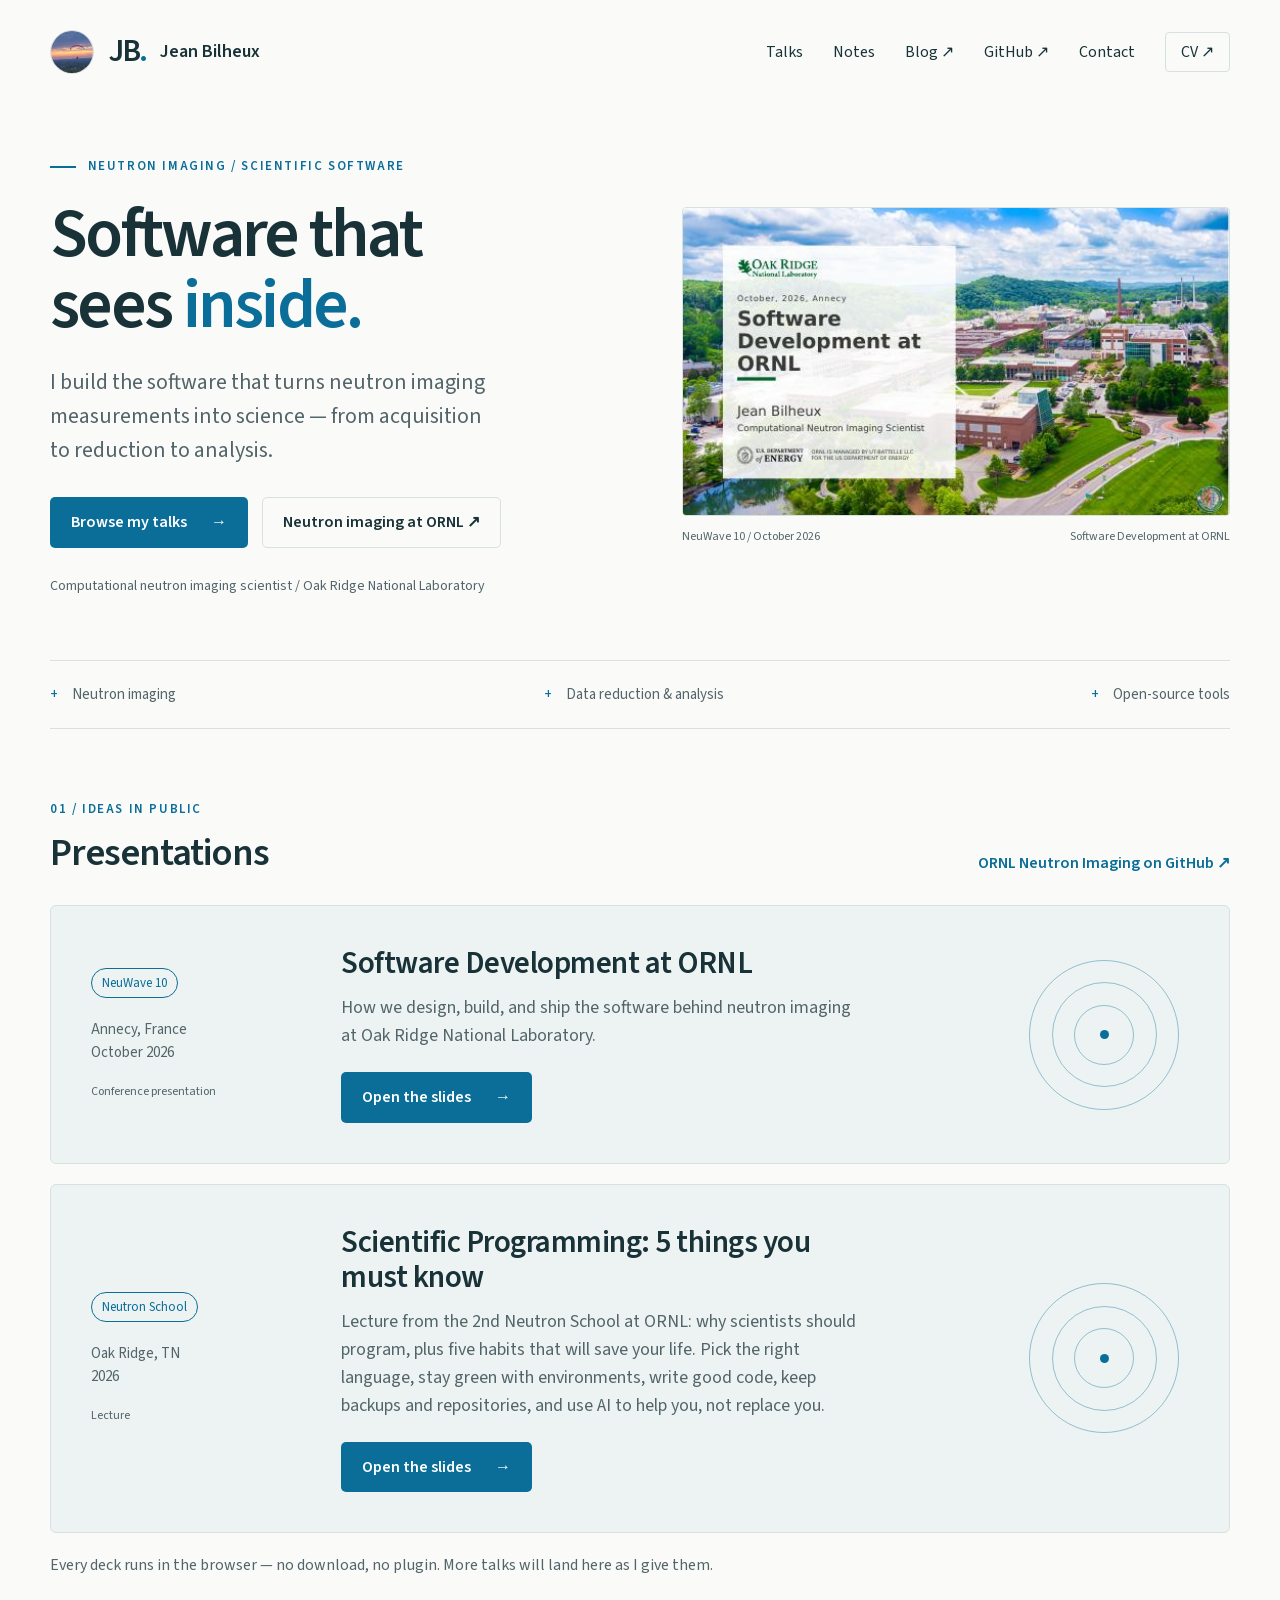
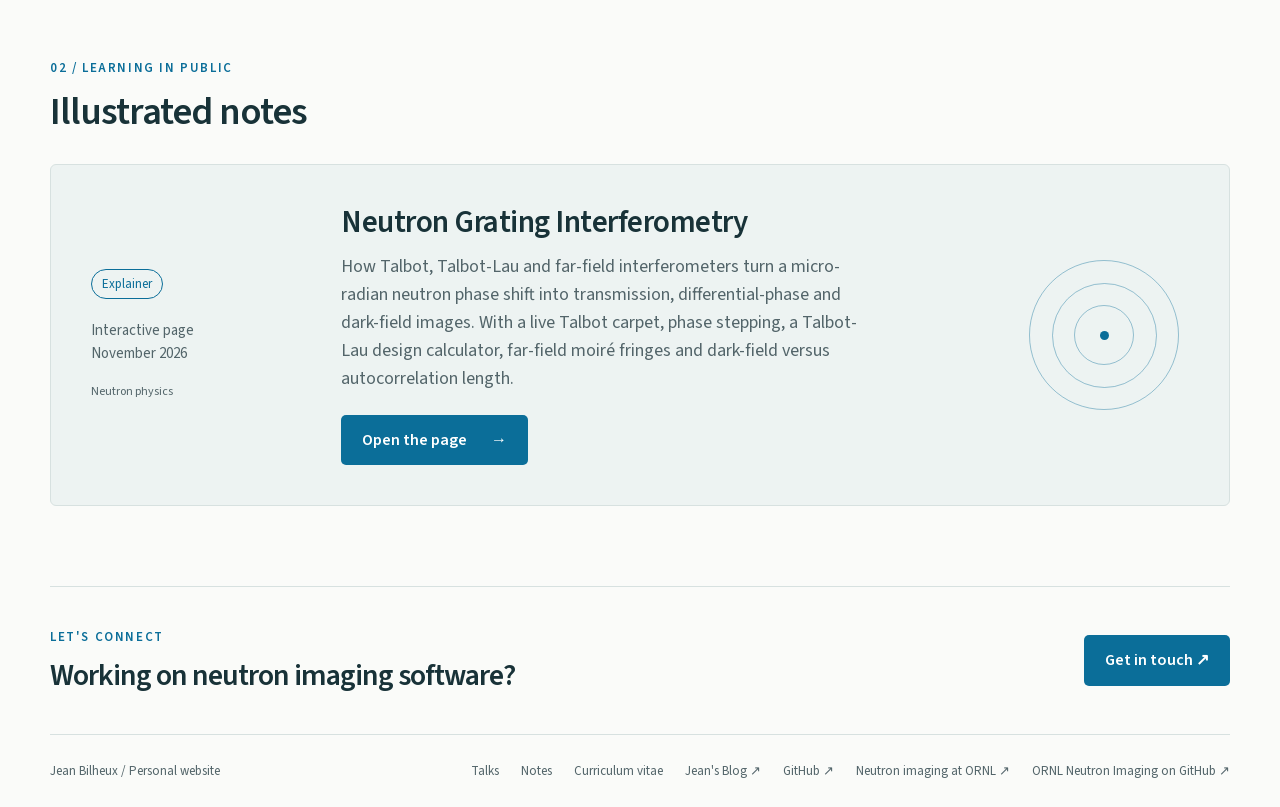
<file: index.html>
<!doctype html>
<html lang="en">
<head>
  <meta charset="utf-8">
  <meta name="viewport" content="width=device-width, initial-scale=1">
  <meta name="description" content="Jean Bilheux, computational neutron imaging scientist at Oak Ridge National Laboratory. Talks and presentations on scientific software for neutron imaging.">
  <meta name="author" content="Jean Bilheux">
  <title>Jean Bilheux | Computational Neutron Imaging</title>
  <link rel="preload" href="fonts/source-sans-3-latin.woff2" as="font" type="font/woff2" crossorigin>
  <link rel="stylesheet" href="css/home.css">
</head>
<body>
  <a class="skip-link" href="#main">Skip to content</a>

  <header class="site-header wrap">
    <a class="brand" href="index.html" aria-current="page">
      <img class="brand-photo" src="images/jean-bilheux.png" alt="Jean Bilheux paramotoring at sunset." width="222" height="223">
      <span class="brand-mark" aria-hidden="true">JB<span>.</span></span>
      <span>Jean Bilheux</span>
    </a>
    <nav class="site-nav" aria-label="Main navigation">
      <a href="#talks">Talks</a>
      <a href="#notes">Notes</a>
      <a href="https://jeanbilheux.wordpress.com/" target="_blank" rel="noopener">Blog &nearr;</a>
      <a href="https://github.com/JeanBilheux" target="_blank" rel="noopener">GitHub &nearr;</a>
      <a href="mailto:bilheuxjm@ornl.gov">Contact</a>
      <a class="nav-cv" href="cv/JeanBilheuxCV.pdf" download>CV &nearr;</a>
    </nav>
  </header>

  <main id="main" tabindex="-1">
    <section class="hero wrap" aria-labelledby="hero-title">
      <div class="hero-copy">
        <p class="eyebrow"><span class="accent-line" aria-hidden="true"></span> Neutron imaging / Scientific software</p>
        <h1 id="hero-title">Software that<br>sees <span>inside.</span></h1>
        <p class="hero-description">I build the software that turns neutron imaging measurements into science &mdash; from acquisition to reduction to analysis.</p>
        <div class="actions">
          <a class="button primary" href="#talks">Browse my talks <span aria-hidden="true">&rarr;</span></a>
          <a class="button secondary" href="https://neutronimaging.ornl.gov/" target="_blank" rel="noopener">Neutron imaging at ORNL &nearr;</a>
        </div>
        <p class="hero-location">Computational neutron imaging scientist / Oak Ridge National Laboratory</p>
      </div>
      <figure class="hero-visual">
        <a href="https://ornlneutronimaging.github.io/jean_presentations/neuwave/annecy_10th/SoftwareTalk_ReactFlow/" target="_blank" rel="noopener">
          <img src="images/software-development-at-ornl.jpg" alt="Title slide of the talk Software Development at ORNL, over an aerial photograph of the Oak Ridge National Laboratory campus." width="534" height="300" fetchpriority="high">
        </a>
        <figcaption><span>NeuWave 10 / October 2026</span><span>Software Development at ORNL</span></figcaption>
      </figure>
    </section>

    <div class="topic-strip wrap">
      <span>Neutron imaging</span>
      <span>Data reduction &amp; analysis</span>
      <span>Open-source tools</span>
    </div>

    <section class="section wrap" id="talks" aria-labelledby="talks-title">
      <div class="section-heading">
        <div>
          <p class="eyebrow">01 / Ideas in public</p>
          <h2 id="talks-title">Presentations</h2>
        </div>
        <a class="text-link" href="https://github.com/ornlneutronimaging" target="_blank" rel="noopener">ORNL Neutron Imaging on GitHub &nearr;</a>
      </div>

      <article class="talk-card">
        <div class="talk-meta">
          <span class="pill">NeuWave 10</span>
          <p>Annecy, France<br>October 2026</p>
          <span class="talk-format">Conference presentation</span>
        </div>
        <div class="talk-content">
          <h3>Software Development at ORNL</h3>
          <p>How we design, build, and ship the software behind neutron imaging at Oak Ridge National Laboratory.</p>
          <a class="button primary" href="https://ornlneutronimaging.github.io/jean_presentations/neuwave/annecy_10th/SoftwareTalk_ReactFlow/" target="_blank" rel="noopener">Open the slides <span aria-hidden="true">&rarr;</span></a>
        </div>
        <div class="talk-art" aria-hidden="true"><span></span><span></span><span></span><i></i></div>
      </article>

      <article class="talk-card">
        <div class="talk-meta">
          <span class="pill">Neutron School</span>
          <p>Oak Ridge, TN<br>2026</p>
          <span class="talk-format">Lecture</span>
        </div>
        <div class="talk-content">
          <h3>Scientific Programming: 5 things you must know</h3>
          <p>Lecture from the 2nd Neutron School at ORNL: why scientists should program, plus five habits that will save your life. Pick the right language, stay green with environments, write good code, keep backups and repositories, and use AI to help you, not replace you.</p>
          <a class="button primary" href="https://ornlneutronimaging.github.io/jean_presentations/neutron_school/2nd_ornl/ScientificProgramming_ReactFlow/" target="_blank" rel="noopener">Open the slides <span aria-hidden="true">&rarr;</span></a>
        </div>
        <div class="talk-art" aria-hidden="true"><span></span><span></span><span></span><i></i></div>
      </article>

      <p class="press-note">Every deck runs in the browser &mdash; no download, no plugin. More talks will land here as I give them.</p>
    </section>

    <section class="section wrap" id="notes" aria-labelledby="notes-title">
      <div class="section-heading">
        <div>
          <p class="eyebrow">02 / Learning in public</p>
          <h2 id="notes-title">Illustrated notes</h2>
        </div>
      </div>

      <article class="talk-card">
        <div class="talk-meta">
          <span class="pill">Explainer</span>
          <p>Interactive page<br>November 2026</p>
          <span class="talk-format">Neutron physics</span>
        </div>
        <div class="talk-content">
          <h3>Neutron Grating Interferometry</h3>
          <p>How Talbot, Talbot-Lau and far-field interferometers turn a micro-radian neutron phase shift into transmission, differential-phase and dark-field images. With a live Talbot carpet, phase stepping, a Talbot-Lau design calculator, far-field moir&eacute; fringes and dark-field versus autocorrelation length.</p>
          <a class="button primary" href="grating-interferometry/">Open the page <span aria-hidden="true">&rarr;</span></a>
        </div>
        <div class="talk-art" aria-hidden="true"><span></span><span></span><span></span><i></i></div>
      </article>
    </section>

    <section class="contact-section wrap" aria-labelledby="contact-title">
      <div>
        <p class="eyebrow">Let's connect</p>
        <h2 id="contact-title">Working on neutron imaging software?</h2>
      </div>
      <a class="button primary" href="mailto:bilheuxjm@ornl.gov">Get in touch &nearr;</a>
    </section>
  </main>

  <footer class="site-footer wrap">
    <div class="footer-main">
      <span>Jean Bilheux / Personal website</span>
      <nav aria-label="Elsewhere">
        <a href="#talks">Talks</a>
        <a href="#notes">Notes</a>
        <a href="cv/JeanBilheuxCV.pdf" download>Curriculum vitae</a>
        <a href="https://jeanbilheux.wordpress.com/" target="_blank" rel="noopener">Jean's Blog &nearr;</a>
        <a href="https://github.com/JeanBilheux" target="_blank" rel="noopener">GitHub &nearr;</a>
        <a href="https://neutronimaging.ornl.gov/" target="_blank" rel="noopener">Neutron imaging at ORNL &nearr;</a>
        <a href="https://github.com/ornlneutronimaging" target="_blank" rel="noopener">ORNL Neutron Imaging on GitHub &nearr;</a>
      </nav>
    </div>
  </footer>
</body>
</html>
</file>
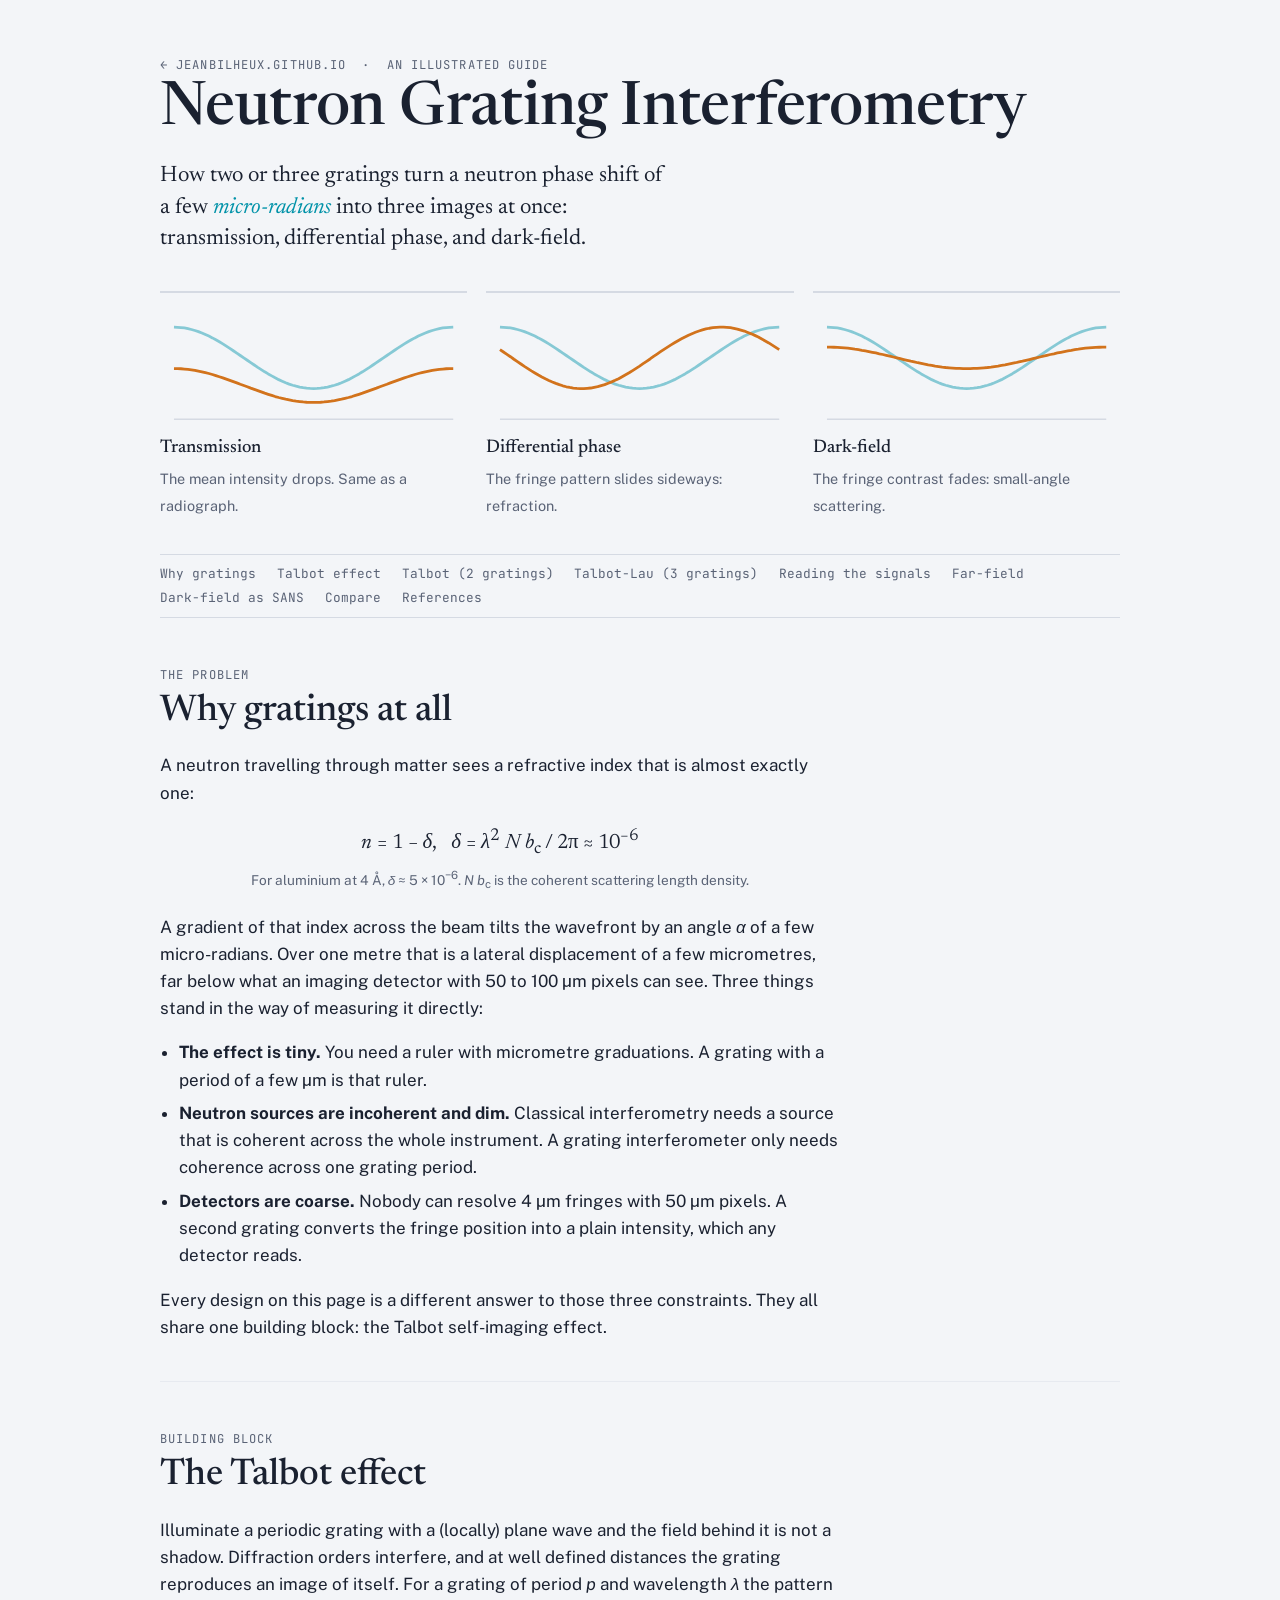
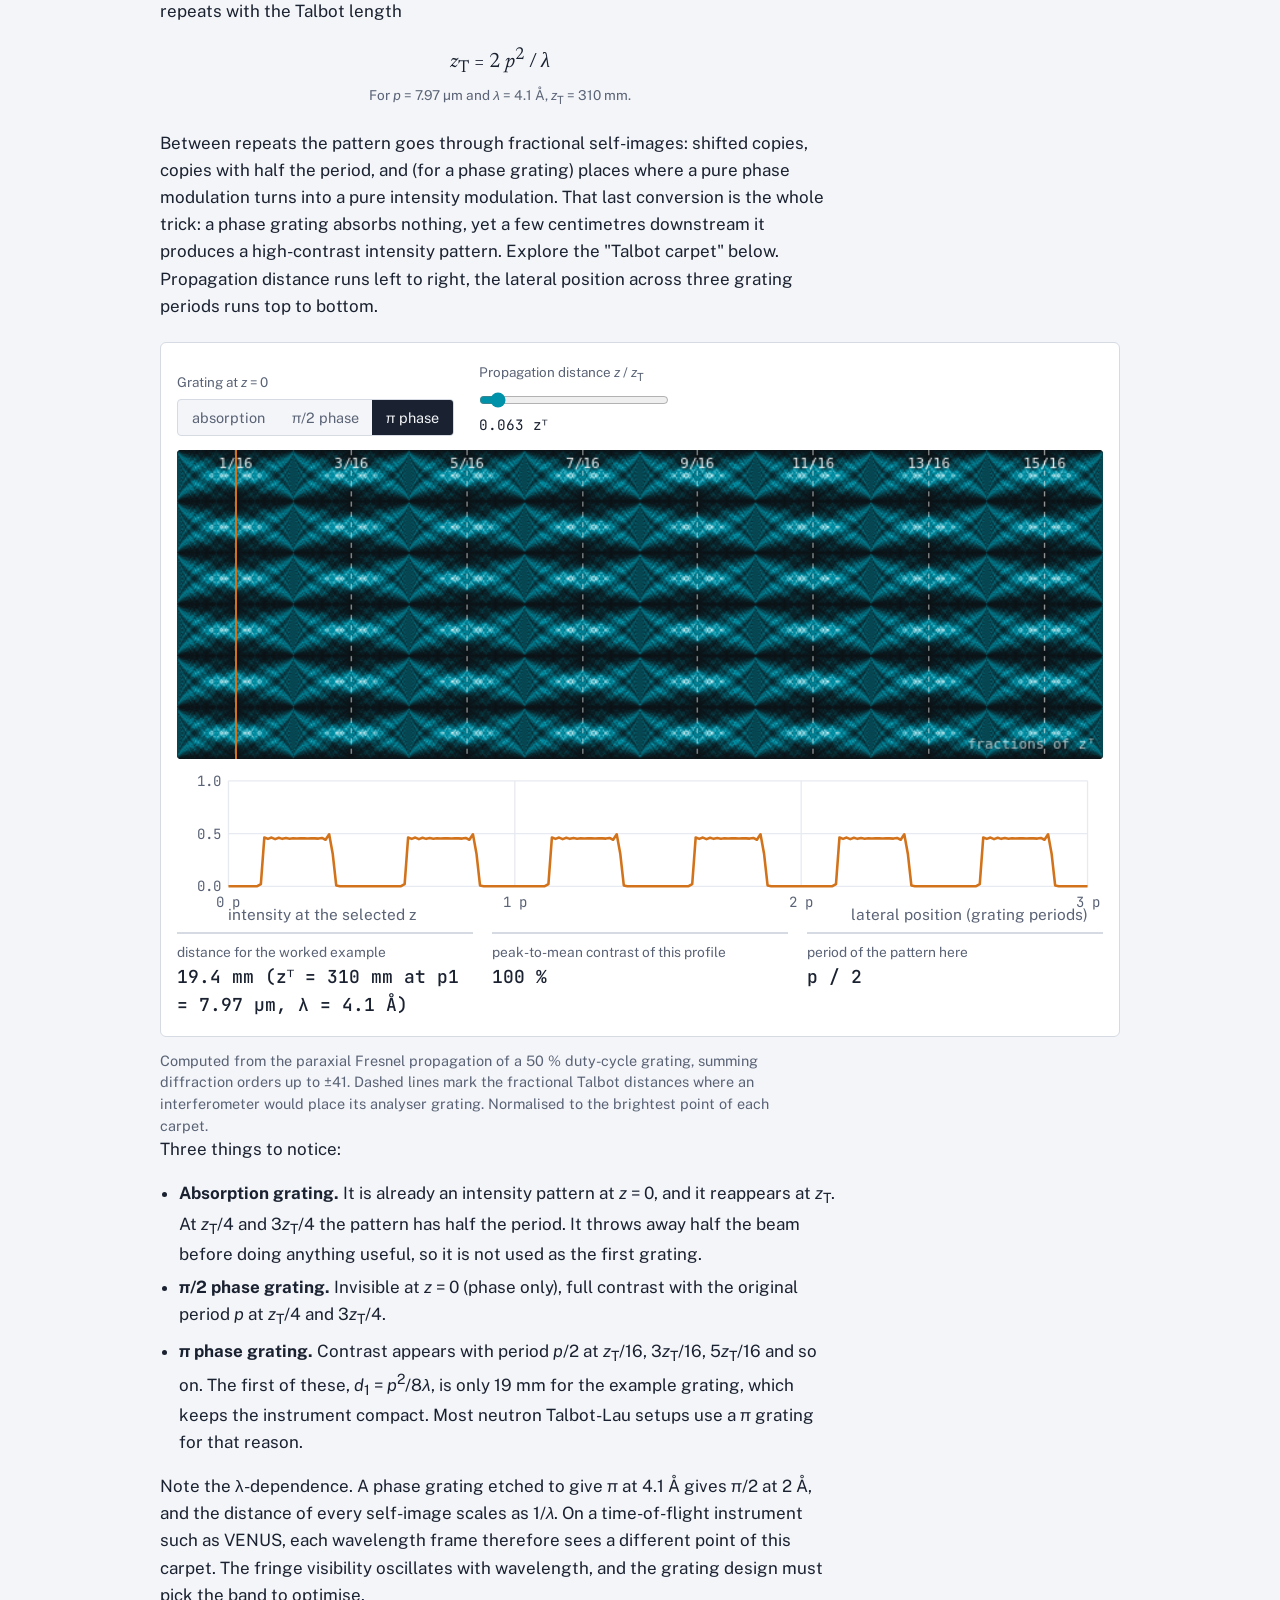
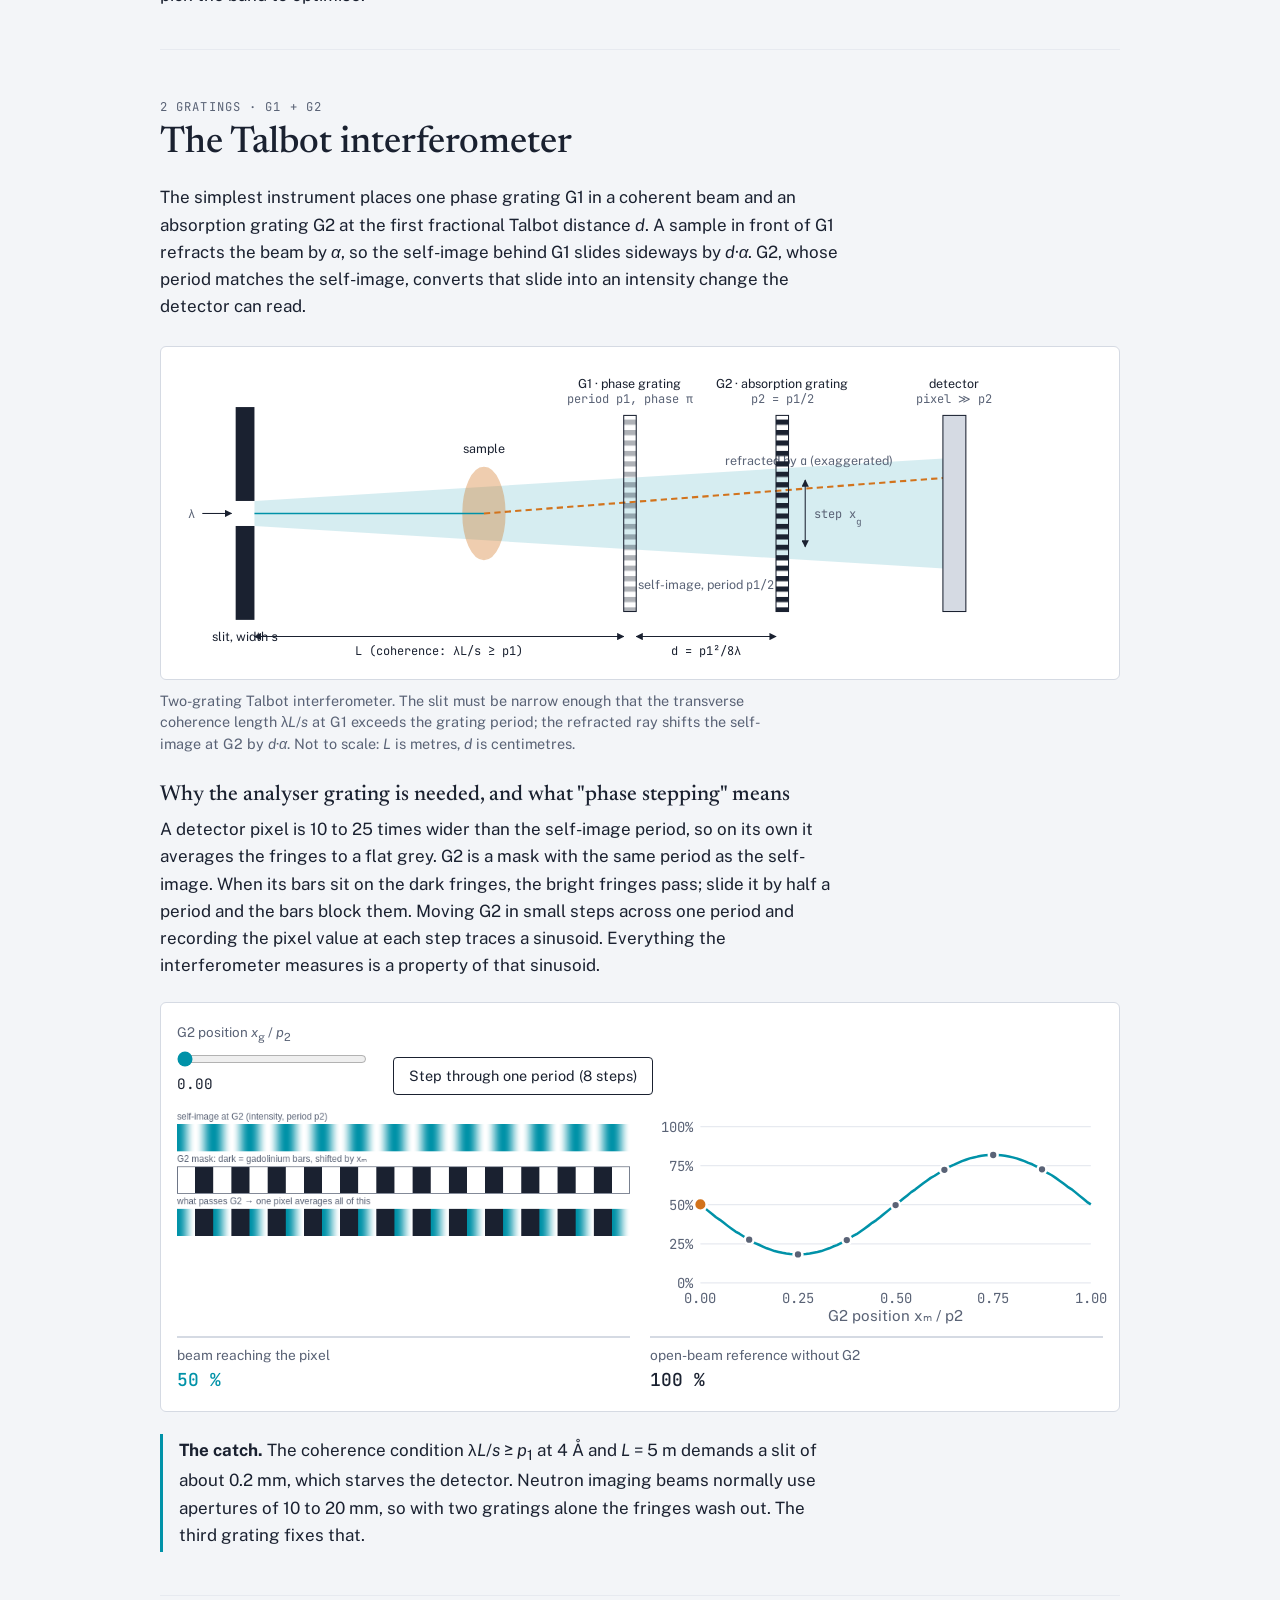
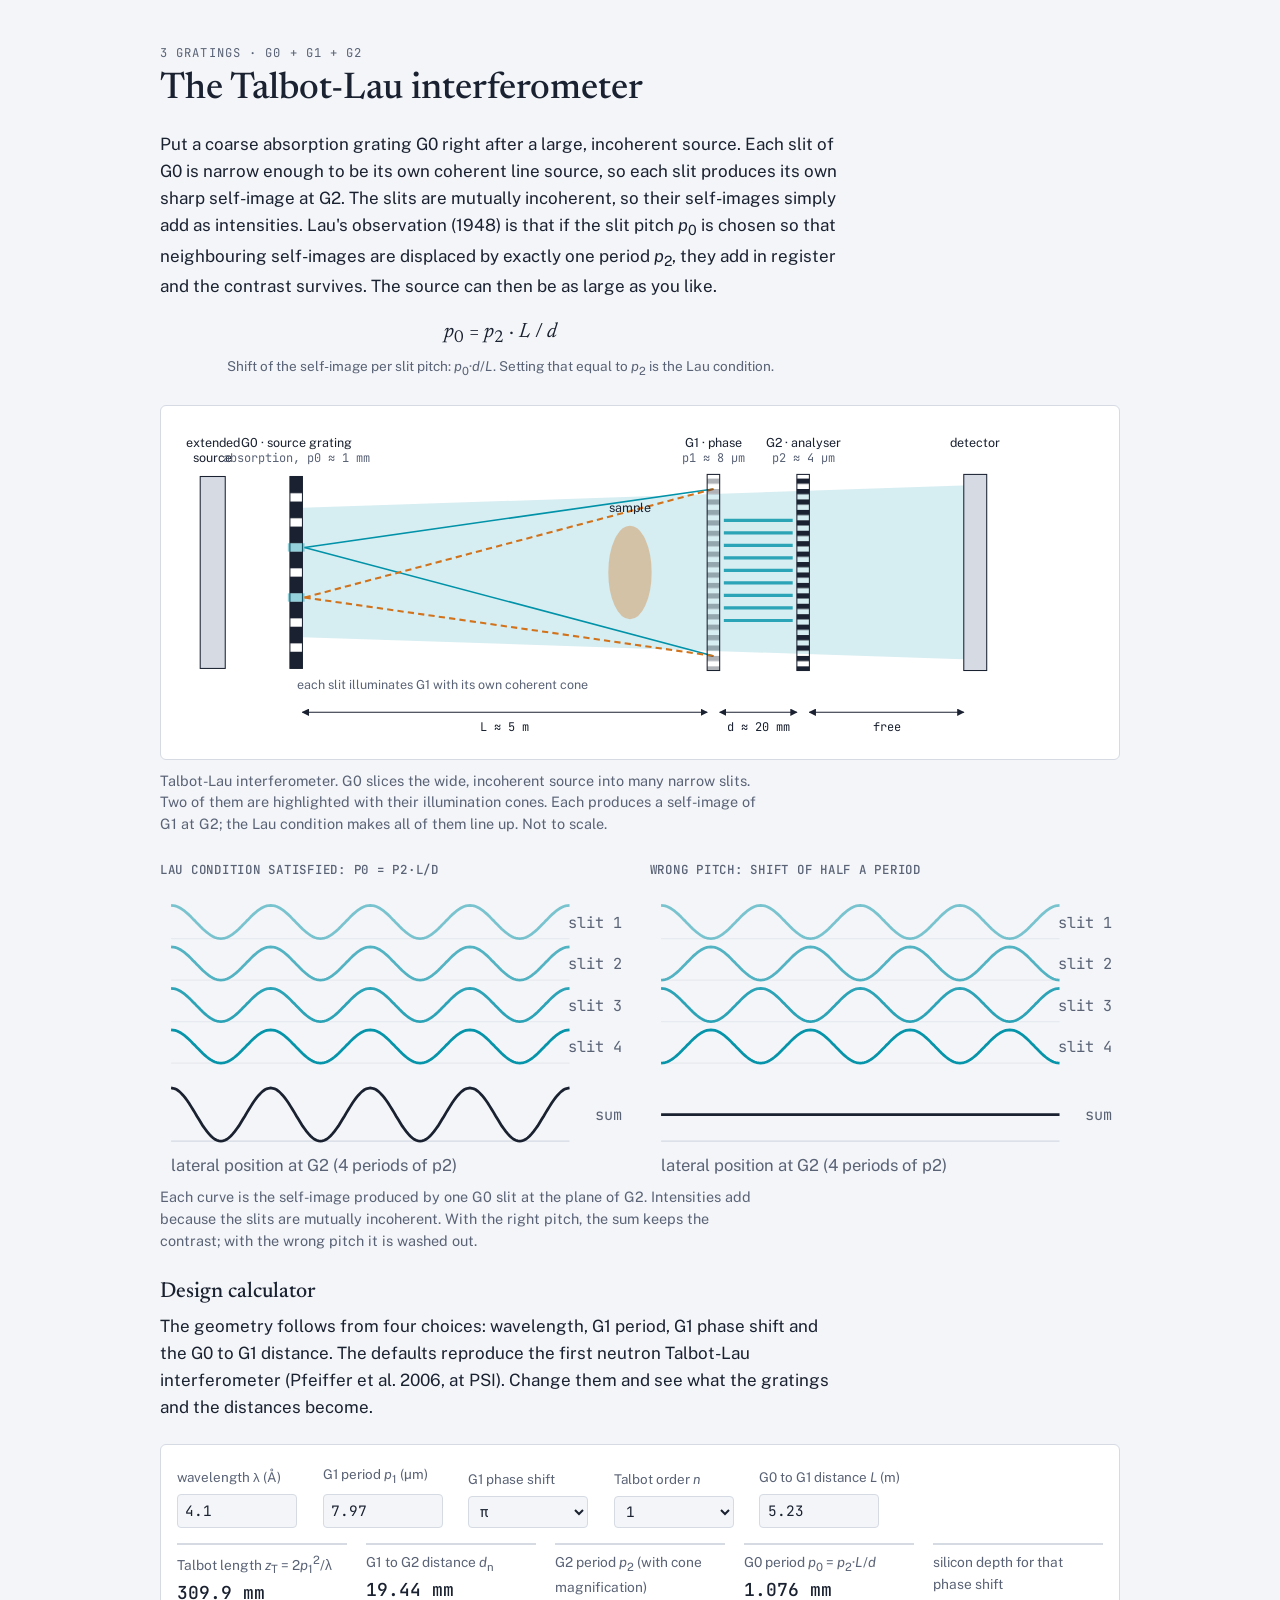
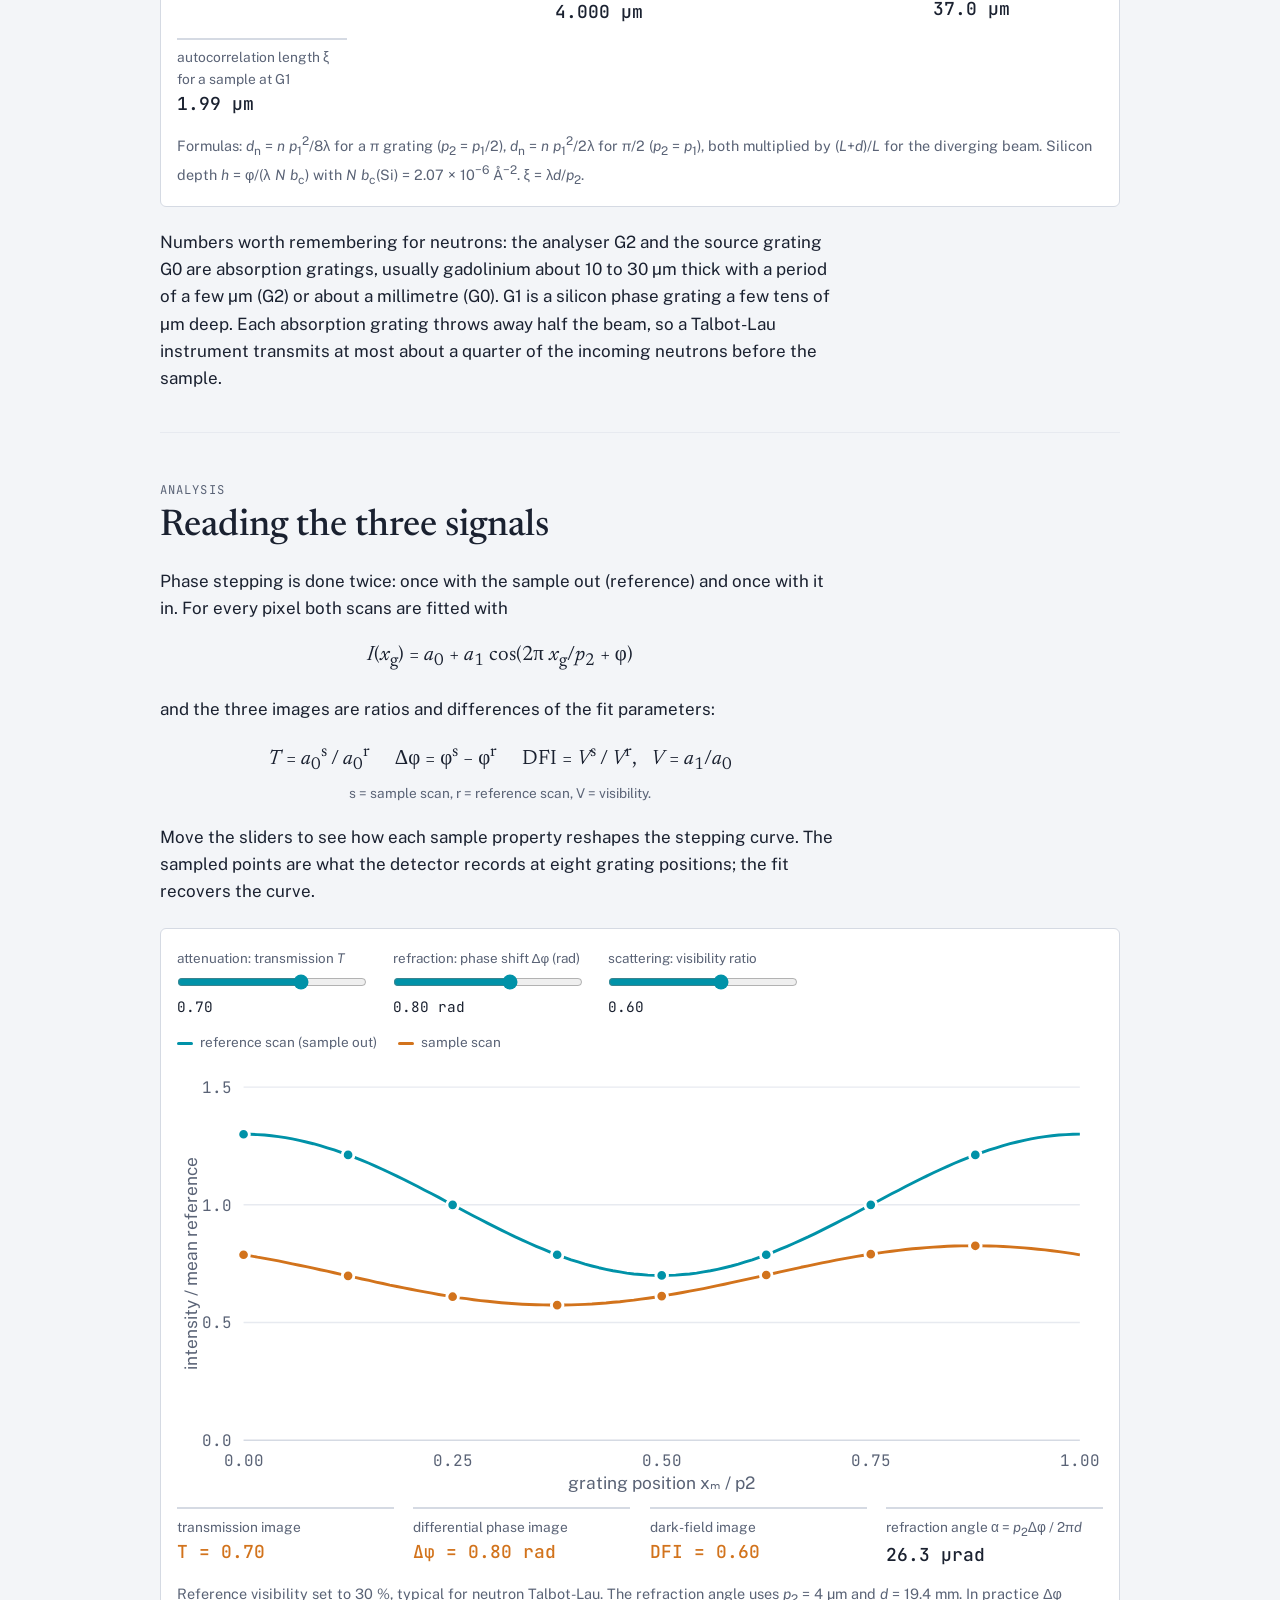
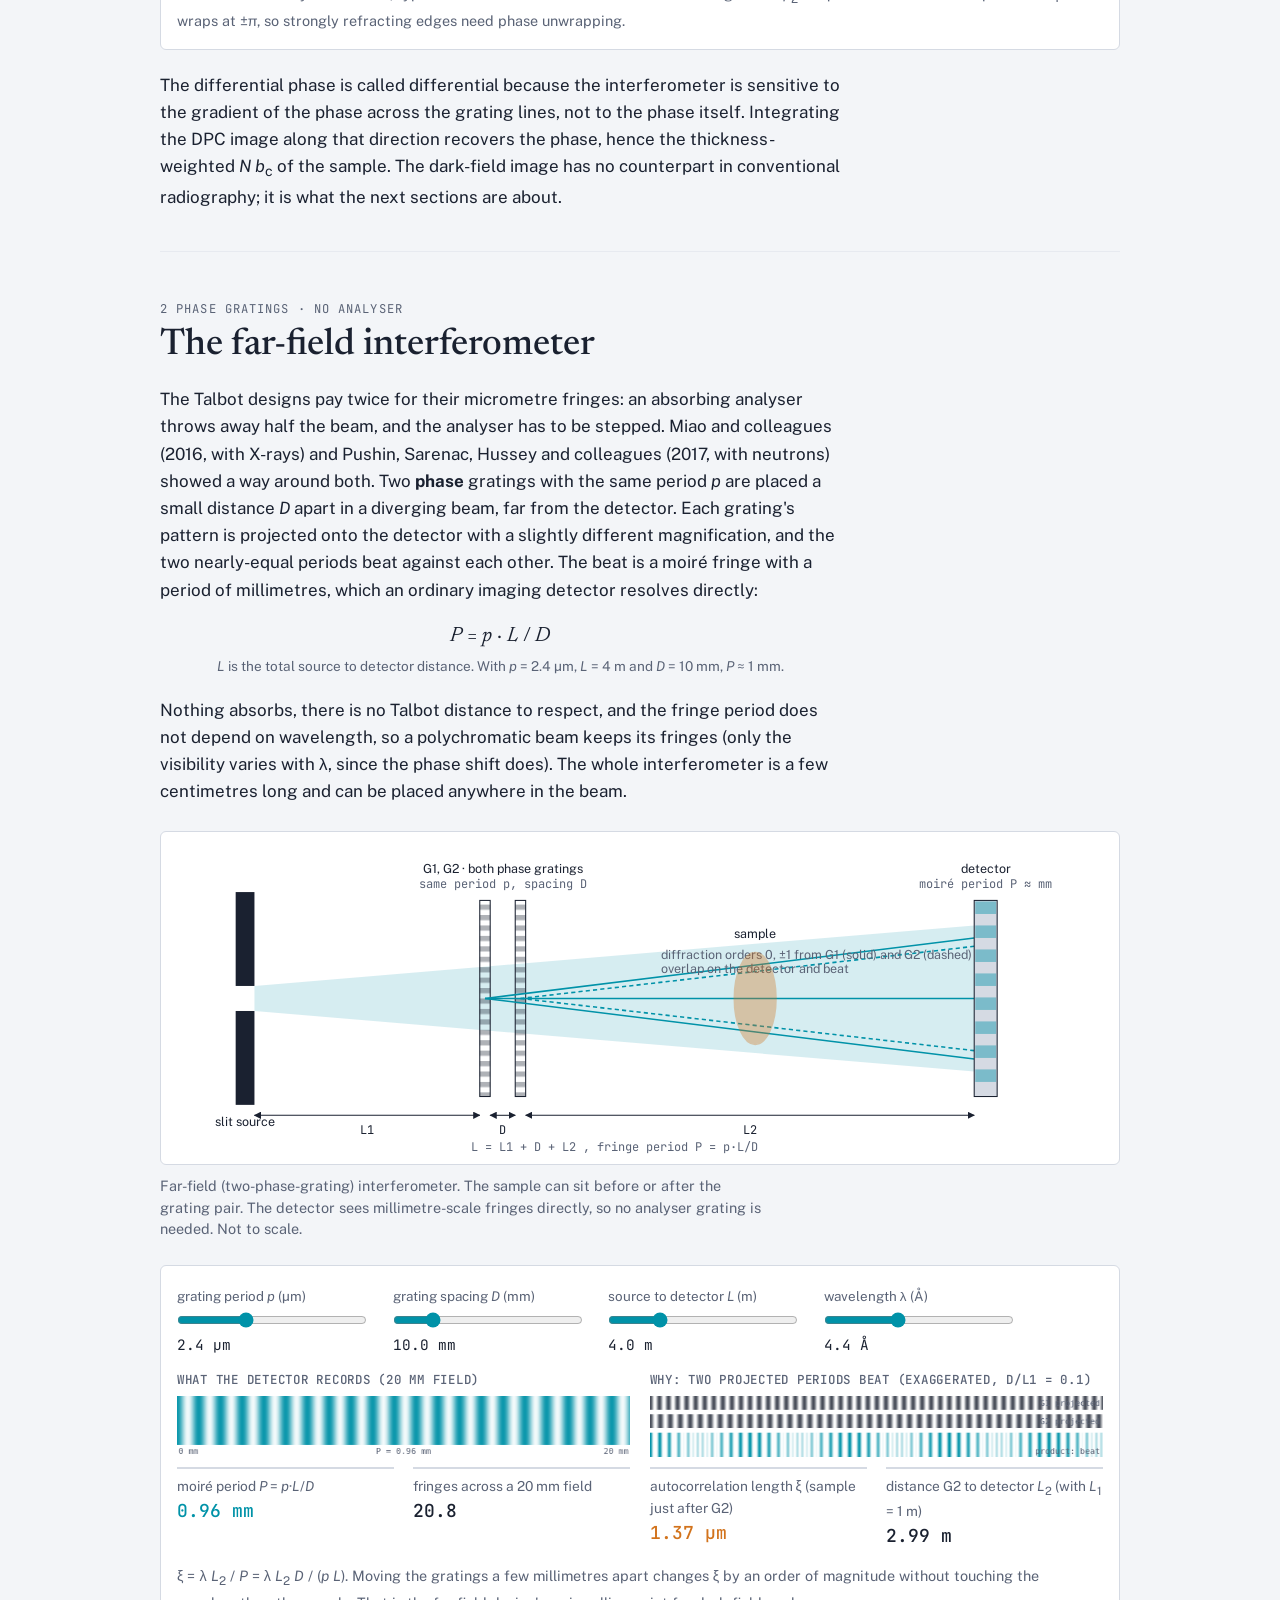
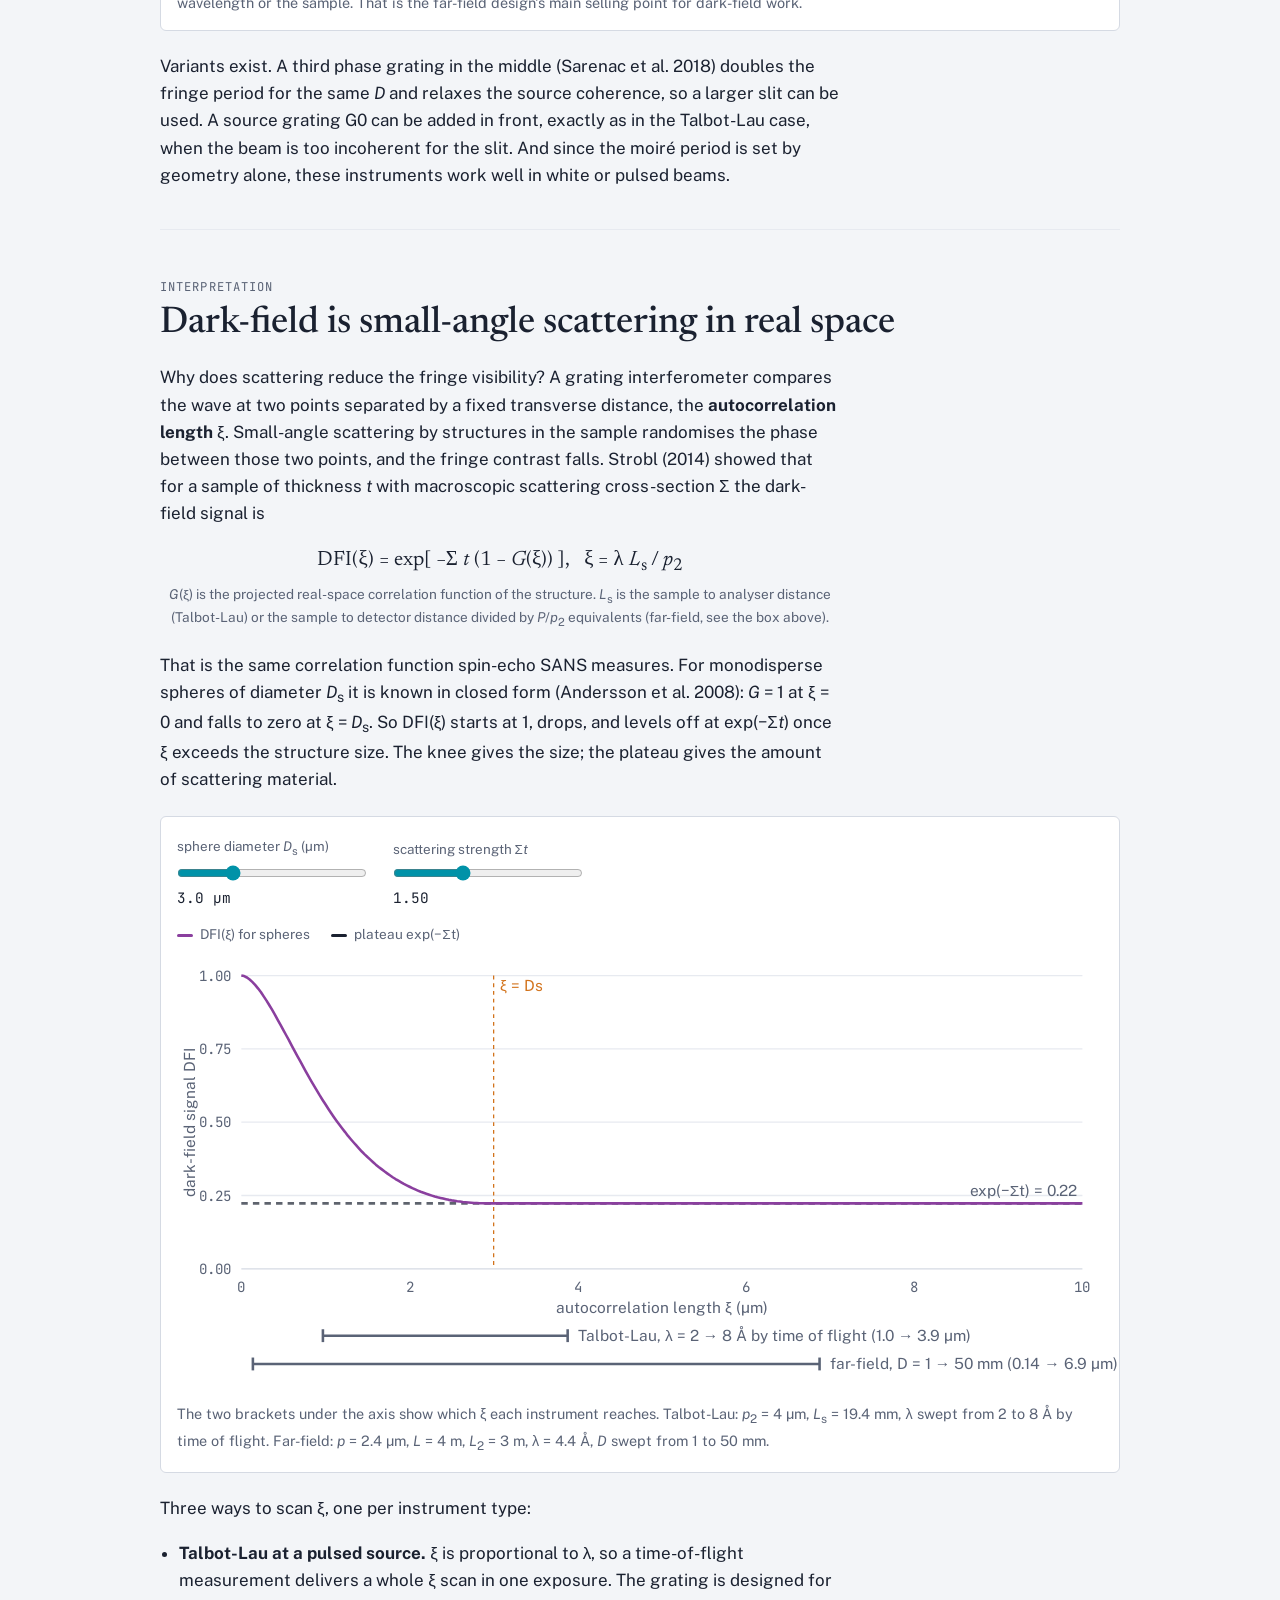
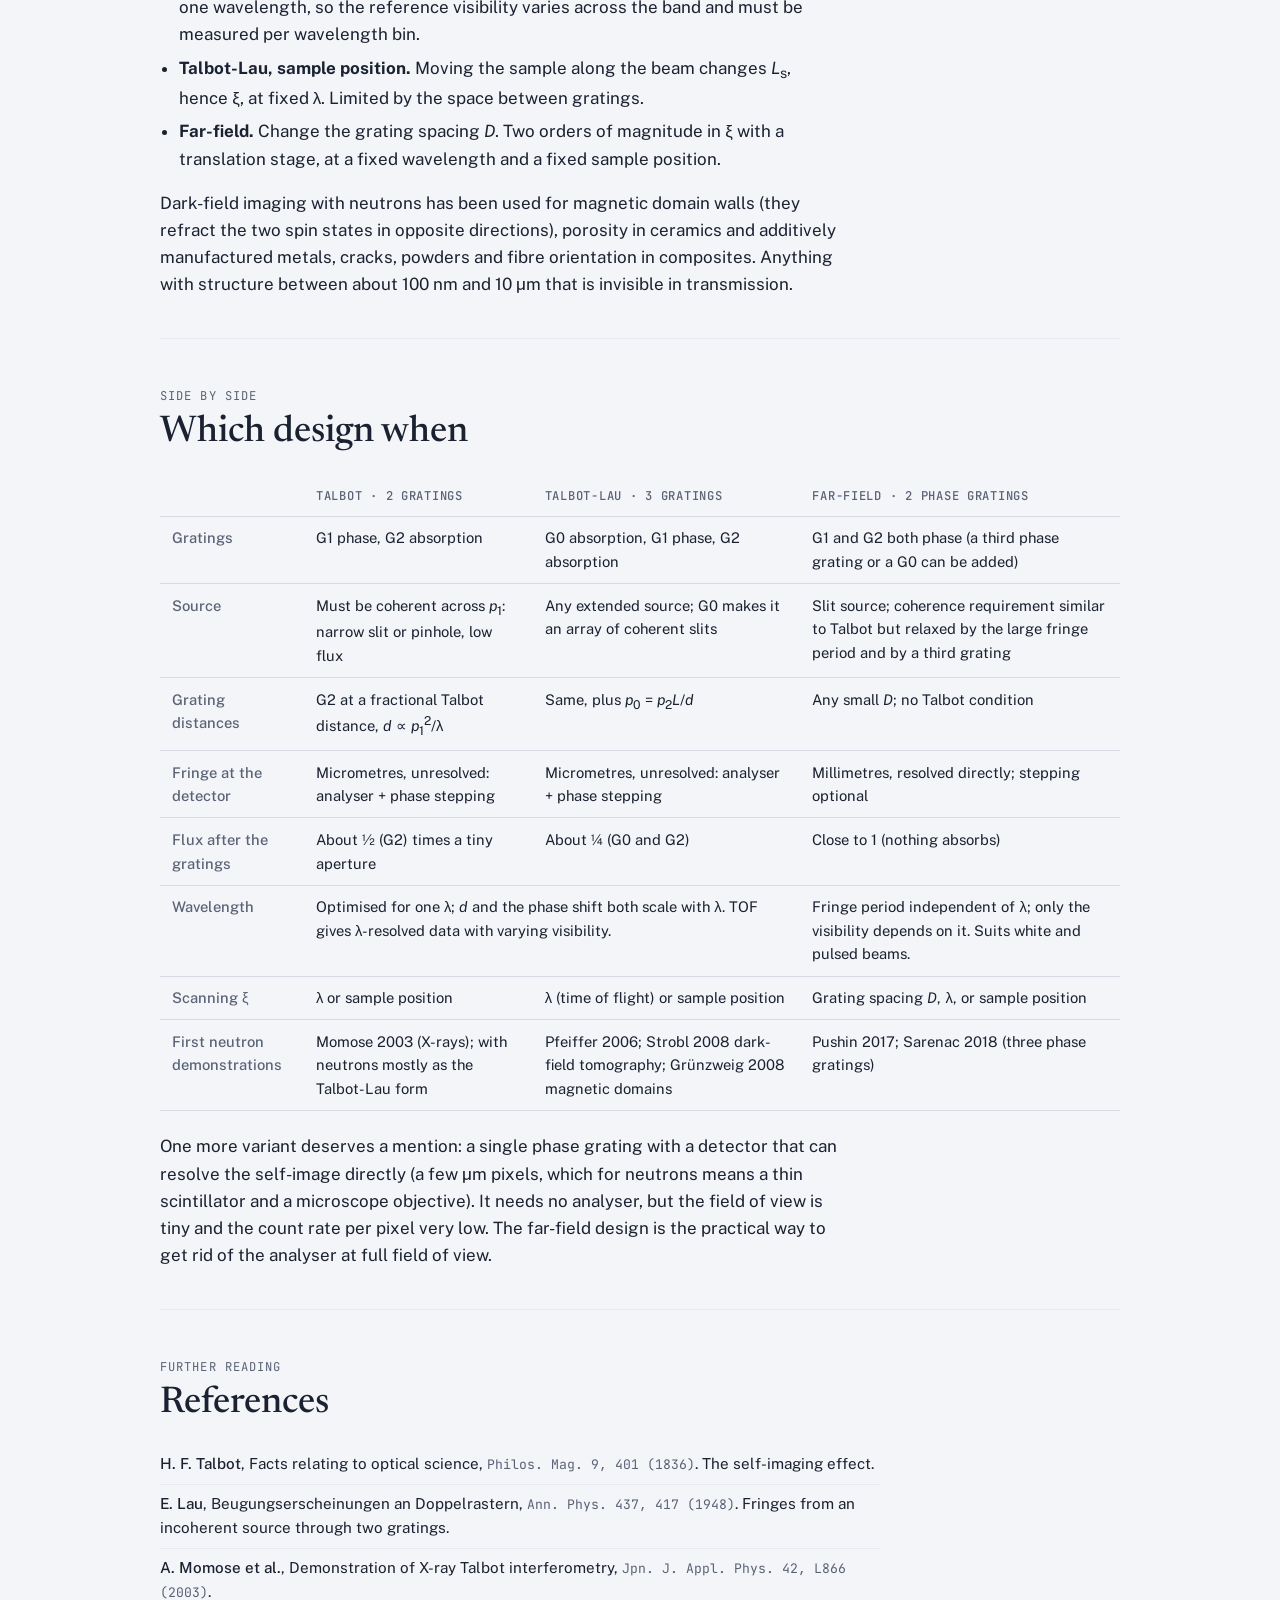
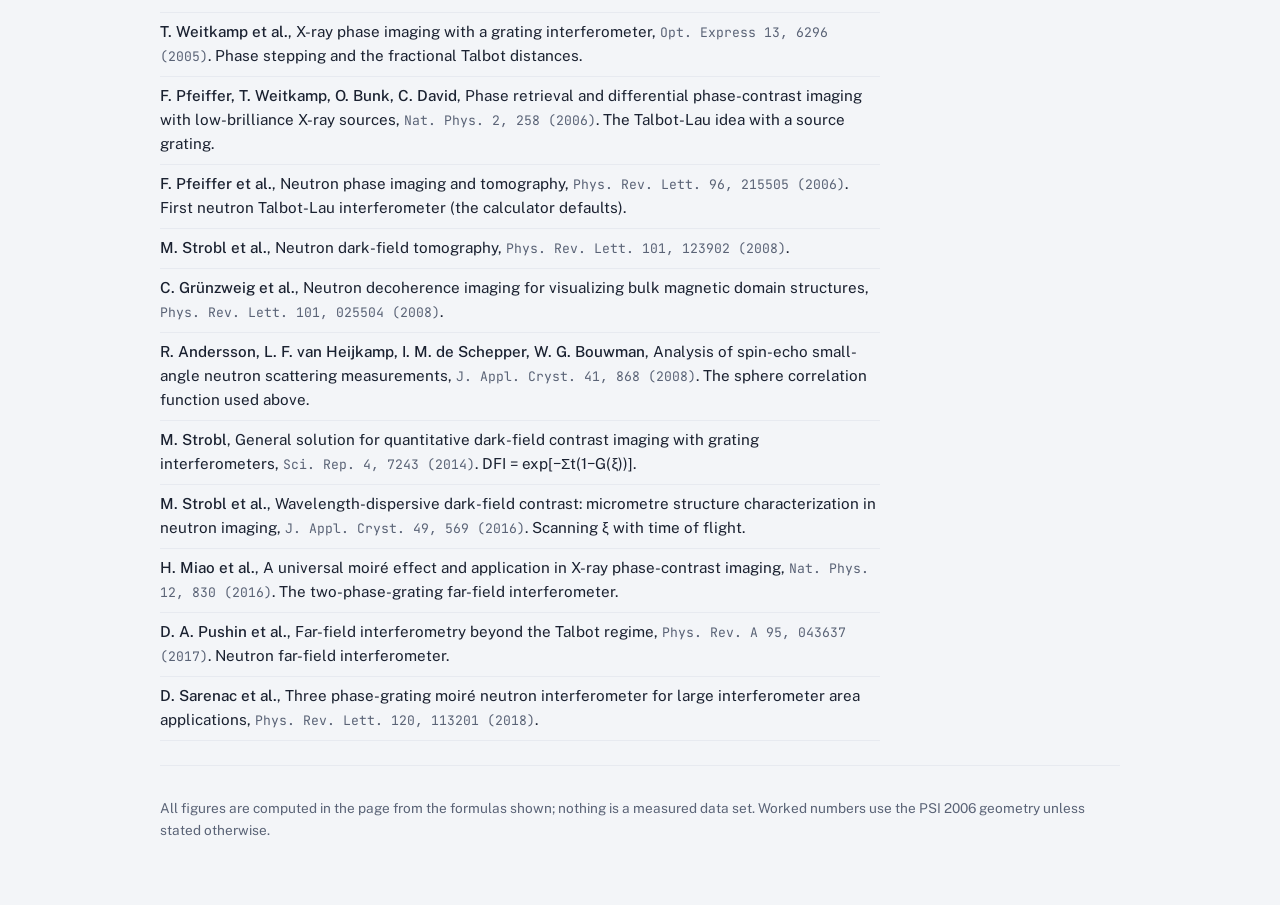
<file: grating-interferometry/index.html>
<!doctype html>
<html lang="en">
<head>
<meta charset="utf-8">
<meta name="viewport" content="width=device-width, initial-scale=1, viewport-fit=cover">
<title>Neutron Grating Interferometry</title>
<meta name="claude:viewport-fit-sides" content="cover">
<meta name="description" content="An illustrated, interactive guide to Talbot, Talbot-Lau and far-field neutron grating interferometers.">
<link rel="preconnect" href="https://fonts.googleapis.com">
<link rel="preconnect" href="https://fonts.gstatic.com" crossorigin>
<link rel="stylesheet" href="https://fonts.googleapis.com/css2?family=Newsreader:ital,opsz,wght@0,6..72,400;0,6..72,500;0,6..72,600;1,6..72,400&family=Public+Sans:wght@400;500;600&family=JetBrains+Mono:wght@400;500&display=swap">
<style>
/* Layout: one reading column (68ch) for prose; figures and interactive benches widen to 960px; a sticky section index on top. */
:root{
  --bg:#f3f5f8; --surface:#ffffff; --fg:#1a2130; --muted:#5a6376; --line:#d5dae3; --line-soft:#e7eaf0;
  --beam:#0092a8; --beam-soft:rgba(0,146,168,.14); --sample:#d2731c; --scatter:#8a3f9e;
  --canvas-bg:#0b1216;
  --font-display:"Newsreader", Georgia, "Times New Roman", serif;
  --font-body:"Public Sans", "Helvetica Neue", Arial, sans-serif;
  --font-mono:"JetBrains Mono", ui-monospace, Menlo, Consolas, monospace;
}
@media (prefers-color-scheme: dark){
  :root:not([data-theme="light"]){
    --bg:#10151d; --surface:#171e29; --fg:#e6eaf0; --muted:#9aa3b2; --line:#2b3442; --line-soft:#1f2735;
    --beam:#1d9aab; --beam-soft:rgba(29,154,171,.18); --sample:#cf7a22; --scatter:#b367c7;
    color-scheme:dark;
  }
}
:root[data-theme="dark"]{
  --bg:#10151d; --surface:#171e29; --fg:#e6eaf0; --muted:#9aa3b2; --line:#2b3442; --line-soft:#1f2735;
  --beam:#1d9aab; --beam-soft:rgba(29,154,171,.18); --sample:#cf7a22; --scatter:#b367c7;
  color-scheme:dark;
}
*,*::before,*::after{box-sizing:border-box}
html{-webkit-text-size-adjust:100%;scroll-behavior:smooth}
@media (prefers-reduced-motion: reduce){ html{scroll-behavior:auto} }
body{margin:0;background:var(--bg);color:var(--fg);font-family:var(--font-body);font-size:1.0625rem;line-height:1.6;
  padding-left:max(16px,env(safe-area-inset-left,0px));padding-right:max(16px,env(safe-area-inset-right,0px));padding-block:0 4rem}
img,svg,canvas{max-width:100%}
canvas{display:block;width:100%;height:auto}
h1,h2,h3{font-family:var(--font-display);font-weight:500;line-height:1.15;text-wrap:balance;margin:0}
h1{font-size:clamp(2.3rem,5vw,3.8rem);letter-spacing:-.01em}
h2{font-size:clamp(1.7rem,3vw,2.3rem)}
h3{font-size:1.35rem;margin-top:1.8rem;margin-bottom:.5rem}
p{margin:0 0 1rem}
a{color:var(--beam)}
:focus-visible{outline:2px solid var(--beam);outline-offset:2px}
.wrap{max-width:960px;margin:0 auto}
.prose{max-width:68ch}
.prose ul{padding-left:1.2rem}
.prose li{margin-bottom:.4rem}
.eyebrow{font-family:var(--font-mono);font-size:.76rem;letter-spacing:.09em;text-transform:uppercase;color:var(--muted)}
.hero{padding-block:3.5rem 2.2rem;border-bottom:1px solid var(--line)}
.hero .lede{font-family:var(--font-display);font-size:1.4rem;line-height:1.4;max-width:42ch;margin-top:1rem}
.hero .lede em{font-style:italic;color:var(--beam)}
.signals{display:grid;grid-template-columns:repeat(auto-fit,minmax(220px,1fr));gap:1.2rem;margin-top:2.2rem}
.signals .sig{border-top:2px solid var(--line);padding-top:.6rem}
.signals .sig svg{width:100%;height:auto;display:block}
.signals .sig b{display:block;font-family:var(--font-display);font-size:1.15rem;font-weight:500;margin:.3rem 0 .15rem}
.signals .sig span{font-size:.9rem;color:var(--muted)}
nav.toc{position:sticky;top:env(safe-area-inset-top,0px);z-index:5;background:var(--bg);border-bottom:1px solid var(--line)}
nav.toc ul{display:flex;gap:.2rem 1.3rem;flex-wrap:wrap;list-style:none;padding:0;margin:0;padding-block:.55rem;font-family:var(--font-mono);font-size:.8rem}
nav.toc a{color:var(--muted);text-decoration:none}
nav.toc a:hover{color:var(--fg)}
section{padding-block:3rem 1.5rem;border-bottom:1px solid var(--line-soft)}
.section-head{display:flex;flex-direction:column;gap:.35rem;margin-bottom:1.2rem}
figure{margin:1.6rem 0}
figcaption{font-size:.9rem;color:var(--muted);margin-top:.6rem;max-width:68ch;line-height:1.5}
.diagram{overflow-x:auto;background:var(--surface);border:1px solid var(--line);border-radius:6px;padding:.6rem}
.diagram svg{display:block;width:100%;height:auto;min-width:620px}
.diagram text{font-family:var(--font-body);font-size:12px;fill:currentColor}
.diagram .mono{font-family:var(--font-mono);font-size:11.5px}
.diagram .muted{fill:var(--muted)}
.f-beam{fill:var(--beam);opacity:.16}
.f-beam2{fill:var(--beam);opacity:.42}
.f-sample{fill:var(--sample);opacity:.35;stroke:var(--sample);stroke-width:1.5}
.f-det{fill:var(--line)}
.ray{stroke:var(--beam);stroke-width:1.5;fill:none}
.ray-dev{stroke:var(--sample);stroke-width:2;stroke-dasharray:6 4;fill:none}
.dim{stroke:currentColor;stroke-width:1}
.bench{background:var(--surface);border:1px solid var(--line);border-radius:6px;padding:1rem;margin:1.4rem 0}
.bench .carpet-wrap{position:relative;background:var(--canvas-bg);border-radius:4px;overflow:hidden}
.controls{display:flex;flex-wrap:wrap;gap:.9rem 1.6rem;align-items:flex-end;margin:.2rem 0 .9rem}
.ctl{display:flex;flex-direction:column;gap:.3rem;font-size:.84rem;color:var(--muted);min-width:0}
.ctl input[type=range]{width:190px;max-width:100%;accent-color:var(--beam);margin:0}
.ctl .val{font-family:var(--font-mono);color:var(--fg);font-size:.9rem}
.ctl input[type=number],.ctl select{font:inherit;font-family:var(--font-mono);font-size:.9rem;padding:.3rem .45rem;border:1px solid var(--line);border-radius:4px;background:var(--bg);color:var(--fg);width:7.5rem}
.seg{display:inline-flex;border:1px solid var(--line);border-radius:4px;overflow:hidden;background:var(--bg)}
.seg label{padding:.38rem .85rem;cursor:pointer;font-size:.9rem;color:var(--muted);position:relative}
.seg label:has(input:checked){background:var(--fg);color:var(--bg)}
.seg input{position:absolute;opacity:0;pointer-events:none;width:0;height:0}
.btn{font:inherit;font-size:.9rem;padding:.42rem .95rem;border:1px solid var(--fg);background:var(--surface);color:var(--fg);border-radius:4px;cursor:pointer}
.btn:hover{background:var(--line-soft)}
.readout{display:grid;grid-template-columns:repeat(auto-fit,minmax(150px,1fr));gap:.7rem 1.2rem;font-size:.86rem;color:var(--muted);margin-top:.6rem}
.readout div{border-top:2px solid var(--line);padding-top:.4rem;min-width:0}
.readout b{display:block;font-family:var(--font-mono);font-size:1.12rem;font-weight:500;color:var(--fg);font-variant-numeric:tabular-nums}
.readout b.smp{color:var(--sample)}
.readout b.beam{color:var(--beam)}
.chart svg{width:100%;height:auto;display:block;overflow:visible}
.grid{stroke:var(--line-soft)}
.axis{stroke:var(--line)}
.tick{font-family:var(--font-mono);font-size:11px;fill:var(--muted)}
.lbl{font-family:var(--font-body);font-size:12px;fill:var(--muted)}
.s-ref{stroke:var(--beam);fill:none;stroke-width:2;stroke-linejoin:round}
.s-smp{stroke:var(--sample);fill:none;stroke-width:2;stroke-linejoin:round}
.s-sct{stroke:var(--scatter);fill:none;stroke-width:2;stroke-linejoin:round}
.s-sum{stroke:currentColor;fill:none;stroke-width:2}
.p-ref circle{fill:var(--beam);stroke:var(--surface);stroke-width:2}
.p-smp circle{fill:var(--sample);stroke:var(--surface);stroke-width:2}
.p-step circle{fill:var(--muted);stroke:var(--surface);stroke-width:2}
.cursor line{stroke:var(--fg);stroke-dasharray:3 3;opacity:.6}
.cursor rect{fill:var(--surface);stroke:var(--line)}
.cursor text{font-family:var(--font-mono);font-size:11px;fill:var(--fg)}
.legend{display:flex;gap:1.3rem;font-size:.85rem;color:var(--muted);flex-wrap:wrap;margin:.3rem 0 .6rem}
.legend i{display:inline-block;width:16px;height:3px;vertical-align:middle;margin-right:.45rem;border-radius:2px}
.legend i.ref{background:var(--beam)} .legend i.smp{background:var(--sample)} .legend i.sct{background:var(--scatter)} .legend i.sum{background:var(--fg)}
.eq{font-family:var(--font-display);font-size:1.3rem;text-align:center;margin:1.1rem 0 1.3rem;overflow-x:auto;line-height:1.5}
.eq i{font-style:italic}
.eq .note{display:block;font-family:var(--font-body);font-size:.85rem;color:var(--muted);margin-top:.2rem}
.two{display:grid;grid-template-columns:repeat(auto-fit,minmax(280px,1fr));gap:1.2rem}
.two > *{min-width:0}
.two h4{font-family:var(--font-mono);font-size:.78rem;letter-spacing:.06em;text-transform:uppercase;color:var(--muted);font-weight:500;margin:0 0 .4rem}
.callout{border-left:3px solid var(--beam);padding:.2rem 0 .2rem 1rem;margin:1.2rem 0;max-width:68ch}
.callout.sample{border-color:var(--sample)}
.callout p:last-child{margin-bottom:0}
.tbl{overflow-x:auto;margin:1.4rem 0}
table{border-collapse:collapse;width:100%;min-width:720px;font-size:.92rem}
th,td{text-align:left;vertical-align:top;padding:.6rem .75rem;border-bottom:1px solid var(--line)}
th{font-family:var(--font-mono);font-size:.76rem;letter-spacing:.06em;text-transform:uppercase;color:var(--muted);font-weight:500}
tbody th{text-align:left;font-family:var(--font-body);font-size:.92rem;letter-spacing:0;text-transform:none;color:var(--muted);font-weight:500;width:9rem}
.refs{list-style:none;padding:0;margin:0;font-size:.95rem}
.refs li{padding:.45rem 0;border-bottom:1px solid var(--line-soft);max-width:80ch}
.refs .who{font-weight:500}
.refs .jr{font-family:var(--font-mono);font-size:.82rem;color:var(--muted)}
.carpet-marker{position:absolute;top:0;bottom:0;width:2px;background:var(--sample);pointer-events:none}
.small{font-size:.9rem;color:var(--muted)}
footer{padding-top:2rem;font-size:.85rem;color:var(--muted)}
</style>
</head>
<body>
<div class="wrap">
<header class="hero">
  <div class="eyebrow"><a href="https://jeanbilheux.github.io/" style="color:inherit;text-decoration:none">&larr; jeanbilheux.github.io</a> &nbsp;·&nbsp; An illustrated guide</div>
  <h1>Neutron Grating Interferometry</h1>
  <p class="lede">How two or three gratings turn a neutron phase shift of a few <em>micro-radians</em> into three images at once: transmission, differential phase, and dark-field.</p>
  <div class="signals" id="signals">
    <div class="sig"><svg id="mini-T" viewBox="0 0 220 90" role="img" aria-label="Sample curve lower than the reference curve"></svg><b>Transmission</b><span>The mean intensity drops. Same as a radiograph.</span></div>
    <div class="sig"><svg id="mini-phi" viewBox="0 0 220 90" role="img" aria-label="Sample curve shifted sideways relative to the reference"></svg><b>Differential phase</b><span>The fringe pattern slides sideways: refraction.</span></div>
    <div class="sig"><svg id="mini-dfi" viewBox="0 0 220 90" role="img" aria-label="Sample curve with smaller amplitude than the reference"></svg><b>Dark-field</b><span>The fringe contrast fades: small-angle scattering.</span></div>
  </div>
</header>

<nav class="toc" aria-label="Sections">
  <ul>
    <li><a href="#why">Why gratings</a></li>
    <li><a href="#talbot">Talbot effect</a></li>
    <li><a href="#two">Talbot (2 gratings)</a></li>
    <li><a href="#three">Talbot-Lau (3 gratings)</a></li>
    <li><a href="#signals-sec">Reading the signals</a></li>
    <li><a href="#farfield">Far-field</a></li>
    <li><a href="#darkfield">Dark-field as SANS</a></li>
    <li><a href="#compare">Compare</a></li>
    <li><a href="#refs">References</a></li>
  </ul>
</nav>

<main>

<section id="why">
  <div class="section-head"><span class="eyebrow">The problem</span><h2>Why gratings at all</h2></div>
  <div class="prose">
    <p>A neutron travelling through matter sees a refractive index that is almost exactly one:</p>
    <div class="eq"><i>n</i> = 1 − <i>δ</i>, &nbsp; <i>δ</i> = <i>λ</i><sup>2</sup> <i>N b</i><sub>c</sub> / 2π ≈ 10<sup>−6</sup> <span class="note">For aluminium at 4 Å, <i>δ</i> ≈ 5 × 10<sup>−6</sup>. <i>N b</i><sub>c</sub> is the coherent scattering length density.</span></div>
    <p>A gradient of that index across the beam tilts the wavefront by an angle <i>α</i> of a few micro-radians. Over one metre that is a lateral displacement of a few micrometres, far below what an imaging detector with 50 to 100 µm pixels can see. Three things stand in the way of measuring it directly:</p>
    <ul>
      <li><b>The effect is tiny.</b> You need a ruler with micrometre graduations. A grating with a period of a few µm is that ruler.</li>
      <li><b>Neutron sources are incoherent and dim.</b> Classical interferometry needs a source that is coherent across the whole instrument. A grating interferometer only needs coherence across one grating period.</li>
      <li><b>Detectors are coarse.</b> Nobody can resolve 4 µm fringes with 50 µm pixels. A second grating converts the fringe position into a plain intensity, which any detector reads.</li>
    </ul>
    <p>Every design on this page is a different answer to those three constraints. They all share one building block: the Talbot self-imaging effect.</p>
  </div>
</section>

<section id="talbot">
  <div class="section-head"><span class="eyebrow">Building block</span><h2>The Talbot effect</h2></div>
  <div class="prose">
    <p>Illuminate a periodic grating with a (locally) plane wave and the field behind it is not a shadow. Diffraction orders interfere, and at well defined distances the grating reproduces an image of itself. For a grating of period <i>p</i> and wavelength <i>λ</i> the pattern repeats with the Talbot length</p>
    <div class="eq"><i>z</i><sub>T</sub> = 2 <i>p</i><sup>2</sup> / <i>λ</i> <span class="note">For <i>p</i> = 7.97 µm and <i>λ</i> = 4.1 Å, <i>z</i><sub>T</sub> = 310 mm.</span></div>
    <p>Between repeats the pattern goes through fractional self-images: shifted copies, copies with half the period, and (for a phase grating) places where a pure phase modulation turns into a pure intensity modulation. That last conversion is the whole trick: a phase grating absorbs nothing, yet a few centimetres downstream it produces a high-contrast intensity pattern. Explore the "Talbot carpet" below. Propagation distance runs left to right, the lateral position across three grating periods runs top to bottom.</p>
  </div>

  <div class="bench">
    <div class="controls">
      <div class="ctl"><span>Grating at <i>z</i> = 0</span>
        <div class="seg" role="radiogroup" aria-label="Grating type">
          <label><input type="radio" name="gtype" value="abs" id="gtype-abs">absorption</label>
          <label><input type="radio" name="gtype" value="pi2" id="gtype-pi2">π/2 phase</label>
          <label><input type="radio" name="gtype" value="pi" id="gtype-pi" checked>π phase</label>
        </div>
      </div>
      <div class="ctl"><label for="zslider">Propagation distance <i>z</i> / <i>z</i><sub>T</sub></label><input type="range" id="zslider" min="0" max="1" step="0.0025" value="0.0625"><span class="val" id="zval"></span></div>
    </div>
    <div class="carpet-wrap"><canvas id="carpet" width="720" height="240" aria-label="Talbot carpet: intensity behind the grating versus propagation distance and lateral position"></canvas><div class="carpet-marker" id="carpet-marker"></div></div>
    <div class="chart" style="margin-top:.6rem"><svg id="profile" viewBox="0 0 720 120" role="img" aria-label="Intensity profile across three grating periods at the selected distance"></svg></div>
    <div class="readout">
      <div>distance for the worked example<br><b id="zphys"></b></div>
      <div>peak-to-mean contrast of this profile<br><b id="zvis"></b></div>
      <div>period of the pattern here<br><b id="zper"></b></div>
    </div>
  </div>
  <figcaption style="margin-top:-.6rem">Computed from the paraxial Fresnel propagation of a 50 % duty-cycle grating, summing diffraction orders up to ±41. Dashed lines mark the fractional Talbot distances where an interferometer would place its analyser grating. Normalised to the brightest point of each carpet.</figcaption>

  <div class="prose">
    <p>Three things to notice:</p>
    <ul>
      <li><b>Absorption grating.</b> It is already an intensity pattern at <i>z</i> = 0, and it reappears at <i>z</i><sub>T</sub>. At <i>z</i><sub>T</sub>/4 and 3<i>z</i><sub>T</sub>/4 the pattern has half the period. It throws away half the beam before doing anything useful, so it is not used as the first grating.</li>
      <li><b>π/2 phase grating.</b> Invisible at <i>z</i> = 0 (phase only), full contrast with the original period <i>p</i> at <i>z</i><sub>T</sub>/4 and 3<i>z</i><sub>T</sub>/4.</li>
      <li><b>π phase grating.</b> Contrast appears with period <i>p</i>/2 at <i>z</i><sub>T</sub>/16, 3<i>z</i><sub>T</sub>/16, 5<i>z</i><sub>T</sub>/16 and so on. The first of these, <i>d</i><sub>1</sub> = <i>p</i><sup>2</sup>/8<i>λ</i>, is only 19 mm for the example grating, which keeps the instrument compact. Most neutron Talbot-Lau setups use a π grating for that reason.</li>
    </ul>
    <p>Note the λ-dependence. A phase grating etched to give π at 4.1 Å gives π/2 at 2 Å, and the distance of every self-image scales as 1/<i>λ</i>. On a time-of-flight instrument such as VENUS, each wavelength frame therefore sees a different point of this carpet. The fringe visibility oscillates with wavelength, and the grating design must pick the band to optimise.</p>
  </div>
</section>

<section id="two">
  <div class="section-head"><span class="eyebrow">2 gratings · G1 + G2</span><h2>The Talbot interferometer</h2></div>
  <div class="prose">
    <p>The simplest instrument places one phase grating G1 in a coherent beam and an absorption grating G2 at the first fractional Talbot distance <i>d</i>. A sample in front of G1 refracts the beam by <i>α</i>, so the self-image behind G1 slides sideways by <i>d</i>·<i>α</i>. G2, whose period matches the self-image, converts that slide into an intensity change the detector can read.</p>
  </div>
  <figure>
    <div class="diagram">
    <svg viewBox="0 0 900 300" role="img" aria-label="Side view of a two-grating Talbot interferometer: slit source, sample, phase grating G1, self-image, absorption grating G2 and detector">
      <defs>
        <marker id="ti-arrow" viewBox="0 0 10 10" refX="9" refY="5" markerWidth="7" markerHeight="7" orient="auto-start-reverse"><path d="M0,0 L10,5 L0,10 z" fill="currentColor"/></marker>
        <pattern id="ti-abs" width="10" height="10" patternUnits="userSpaceOnUse"><rect width="10" height="5" fill="currentColor"/></pattern>
        <pattern id="ti-ph" width="10" height="10" patternUnits="userSpaceOnUse"><rect width="10" height="5" fill="currentColor" opacity=".35"/></pattern>
        <linearGradient id="ti-fade" x1="0" x2="1" y1="0" y2="0"><stop offset="0" style="stop-color:var(--beam);stop-opacity:0"/><stop offset="1" style="stop-color:var(--beam);stop-opacity:.9"/></linearGradient>
      </defs>
      <polygon points="80,138 760,96 760,204 80,162" class="f-beam"/>
      <text x="16" y="154" class="mono muted">λ</text>
      <line x1="30" y1="150" x2="58" y2="150" class="dim" marker-end="url(#ti-arrow)"/>
      <rect x="62" y="48" width="18" height="90" fill="currentColor"/>
      <rect x="62" y="162" width="18" height="90" fill="currentColor"/>
      <text x="71" y="272" text-anchor="middle">slit, width <tspan class="mono">s</tspan></text>
      <ellipse cx="300" cy="150" rx="20" ry="44" class="f-sample"/>
      <text x="300" y="92" text-anchor="middle">sample</text>
      <line x1="80" y1="150" x2="300" y2="150" class="ray"/>
      <line x1="300" y1="150" x2="740" y2="116" class="ray-dev"/>
      <text x="612" y="104" text-anchor="middle" class="muted">refracted by <tspan class="mono">α</tspan> (exaggerated)</text>
      <g stroke="url(#ti-fade)" stroke-width="3">
        <line x1="450" y1="100" x2="576" y2="100"/><line x1="450" y1="110" x2="576" y2="110"/><line x1="450" y1="120" x2="576" y2="120"/><line x1="450" y1="130" x2="576" y2="130"/><line x1="450" y1="140" x2="576" y2="140"/><line x1="450" y1="150" x2="576" y2="150"/><line x1="450" y1="160" x2="576" y2="160"/><line x1="450" y1="170" x2="576" y2="170"/><line x1="450" y1="180" x2="576" y2="180"/><line x1="450" y1="190" x2="576" y2="190"/><line x1="450" y1="200" x2="576" y2="200"/>
      </g>
      <text x="513" y="222" text-anchor="middle" class="muted">self-image, period <tspan class="mono">p1/2</tspan></text>
      <rect x="434" y="56" width="12" height="188" fill="url(#ti-ph)" stroke="currentColor"/>
      <text x="440" y="30" text-anchor="middle">G1 · phase grating</text>
      <text x="440" y="44" text-anchor="middle" class="mono muted">period p1, phase π</text>
      <rect x="580" y="56" width="12" height="188" fill="url(#ti-abs)" stroke="currentColor"/>
      <text x="586" y="30" text-anchor="middle">G2 · absorption grating</text>
      <text x="586" y="44" text-anchor="middle" class="mono muted">p2 = p1/2</text>
      <line x1="608" y1="118" x2="608" y2="182" class="dim" marker-start="url(#ti-arrow)" marker-end="url(#ti-arrow)"/>
      <text x="616" y="154" class="mono muted">step x<tspan baseline-shift="sub" font-size="9">g</tspan></text>
      <rect x="740" y="56" width="22" height="188" class="f-det" stroke="currentColor"/>
      <text x="751" y="30" text-anchor="middle">detector</text>
      <text x="751" y="44" text-anchor="middle" class="mono muted">pixel ≫ p2</text>
      <line x1="80" y1="268" x2="434" y2="268" class="dim" marker-start="url(#ti-arrow)" marker-end="url(#ti-arrow)"/>
      <text x="257" y="286" text-anchor="middle" class="mono">L   (coherence: λL/s ≥ p1)</text>
      <line x1="446" y1="268" x2="580" y2="268" class="dim" marker-start="url(#ti-arrow)" marker-end="url(#ti-arrow)"/>
      <text x="513" y="286" text-anchor="middle" class="mono">d = p1²/8λ</text>
    </svg>
    </div>
    <figcaption>Two-grating Talbot interferometer. The slit must be narrow enough that the transverse coherence length λ<i>L</i>/<i>s</i> at G1 exceeds the grating period; the refracted ray shifts the self-image at G2 by <i>d</i>·<i>α</i>. Not to scale: <i>L</i> is metres, <i>d</i> is centimetres.</figcaption>
  </figure>

  <div class="prose">
    <h3>Why the analyser grating is needed, and what "phase stepping" means</h3>
    <p>A detector pixel is 10 to 25 times wider than the self-image period, so on its own it averages the fringes to a flat grey. G2 is a mask with the same period as the self-image. When its bars sit on the dark fringes, the bright fringes pass; slide it by half a period and the bars block them. Moving G2 in small steps across one period and recording the pixel value at each step traces a sinusoid. Everything the interferometer measures is a property of that sinusoid.</p>
  </div>
  <div class="bench">
    <div class="controls">
      <div class="ctl"><label for="xg">G2 position <i>x</i><sub>g</sub> / <i>p</i><sub>2</sub></label><input type="range" id="xg" min="0" max="1" step="0.01" value="0"><span class="val" id="xgval">0.00</span></div>
      <div class="ctl"><span>&nbsp;</span><button class="btn" id="stepbtn" type="button">Step through one period (8 steps)</button></div>
    </div>
    <div class="two">
      <div><canvas id="step-cv" width="600" height="172" aria-label="Self-image fringes, the G2 mask and the transmitted light for the current grating position"></canvas></div>
      <div class="chart"><svg id="step-chart" viewBox="0 0 360 172" role="img" aria-label="Fraction of beam reaching the pixel versus G2 position; a sinusoid sampled at eight steps"></svg></div>
    </div>
    <div class="readout">
      <div>beam reaching the pixel<br><b id="step-out" class="beam"></b></div>
      <div>open-beam reference without G2<br><b>100 %</b></div>
    </div>
  </div>

  <div class="callout">
    <p><b>The catch.</b> The coherence condition λ<i>L</i>/<i>s</i> ≥ <i>p</i><sub>1</sub> at 4 Å and <i>L</i> = 5 m demands a slit of about 0.2 mm, which starves the detector. Neutron imaging beams normally use apertures of 10 to 20 mm, so with two gratings alone the fringes wash out. The third grating fixes that.</p>
  </div>
</section>

<section id="three">
  <div class="section-head"><span class="eyebrow">3 gratings · G0 + G1 + G2</span><h2>The Talbot-Lau interferometer</h2></div>
  <div class="prose">
    <p>Put a coarse absorption grating G0 right after a large, incoherent source. Each slit of G0 is narrow enough to be its own coherent line source, so each slit produces its own sharp self-image at G2. The slits are mutually incoherent, so their self-images simply add as intensities. Lau's observation (1948) is that if the slit pitch <i>p</i><sub>0</sub> is chosen so that neighbouring self-images are displaced by exactly one period <i>p</i><sub>2</sub>, they add in register and the contrast survives. The source can then be as large as you like.</p>
    <div class="eq"><i>p</i><sub>0</sub> = <i>p</i><sub>2</sub> · <i>L</i> / <i>d</i> <span class="note">Shift of the self-image per slit pitch: <i>p</i><sub>0</sub>·<i>d</i>/<i>L</i>. Setting that equal to <i>p</i><sub>2</sub> is the Lau condition.</span></div>
  </div>
  <figure>
    <div class="diagram">
    <svg viewBox="0 0 900 320" role="img" aria-label="Side view of a Talbot-Lau interferometer: extended source, source grating G0, sample, phase grating G1, analyser G2, detector; two G0 slits each illuminate G1 with their own coherent cone">
      <defs>
        <marker id="tl-arrow" viewBox="0 0 10 10" refX="9" refY="5" markerWidth="7" markerHeight="7" orient="auto-start-reverse"><path d="M0,0 L10,5 L0,10 z" fill="currentColor"/></marker>
        <pattern id="tl-abs0" width="10" height="24" patternUnits="userSpaceOnUse" y="58"><rect width="10" height="16" fill="currentColor"/></pattern>
        <pattern id="tl-abs" width="10" height="10" patternUnits="userSpaceOnUse"><rect width="10" height="5" fill="currentColor"/></pattern>
        <pattern id="tl-ph" width="10" height="10" patternUnits="userSpaceOnUse"><rect width="10" height="5" fill="currentColor" opacity=".35"/></pattern>
      </defs>
      <rect x="28" y="58" width="24" height="184" class="f-det" stroke="currentColor"/>
      <text x="40" y="30" text-anchor="middle">extended</text>
      <text x="40" y="44" text-anchor="middle">source</text>
      <polygon points="126,88 780,66 780,234 126,212" class="f-beam"/>
      <rect x="114" y="58" width="12" height="184" fill="url(#tl-abs0)" stroke="currentColor"/>
      <text x="120" y="30" text-anchor="middle">G0 · source grating</text>
      <text x="120" y="44" text-anchor="middle" class="mono muted">absorption, p0 ≈ 1 mm</text>
      <rect x="112" y="122" width="16" height="8" class="f-beam2"/>
      <rect x="112" y="170" width="16" height="8" class="f-beam2"/>
      <g class="ray" stroke-width="1.2"><line x1="128" y1="126" x2="520" y2="70"/><line x1="128" y1="126" x2="520" y2="230"/></g>
      <g class="ray-dev" stroke-width="1.2"><line x1="128" y1="174" x2="520" y2="70"/><line x1="128" y1="174" x2="520" y2="230"/></g>
      <text x="260" y="262" text-anchor="middle" class="muted">each slit illuminates G1 with its own coherent cone</text>
      <ellipse cx="440" cy="150" rx="20" ry="44" class="f-sample"/>
      <text x="440" y="92" text-anchor="middle">sample</text>
      <rect x="514" y="56" width="12" height="188" fill="url(#tl-ph)" stroke="currentColor"/>
      <text x="520" y="30" text-anchor="middle">G1 · phase</text>
      <text x="520" y="44" text-anchor="middle" class="mono muted">p1 ≈ 8 µm</text>
      <rect x="600" y="56" width="12" height="188" fill="url(#tl-abs)" stroke="currentColor"/>
      <text x="606" y="30" text-anchor="middle">G2 · analyser</text>
      <text x="606" y="44" text-anchor="middle" class="mono muted">p2 ≈ 4 µm</text>
      <g stroke="var(--beam)" stroke-width="3" opacity=".8">
        <line x1="530" y1="100" x2="596" y2="100"/><line x1="530" y1="112" x2="596" y2="112"/><line x1="530" y1="124" x2="596" y2="124"/><line x1="530" y1="136" x2="596" y2="136"/><line x1="530" y1="148" x2="596" y2="148"/><line x1="530" y1="160" x2="596" y2="160"/><line x1="530" y1="172" x2="596" y2="172"/><line x1="530" y1="184" x2="596" y2="184"/><line x1="530" y1="196" x2="596" y2="196"/>
      </g>
      <rect x="760" y="56" width="22" height="188" class="f-det" stroke="currentColor"/>
      <text x="771" y="30" text-anchor="middle">detector</text>
      <line x1="126" y1="284" x2="514" y2="284" class="dim" marker-start="url(#tl-arrow)" marker-end="url(#tl-arrow)"/>
      <text x="320" y="302" text-anchor="middle" class="mono">L ≈ 5 m</text>
      <line x1="526" y1="284" x2="600" y2="284" class="dim" marker-start="url(#tl-arrow)" marker-end="url(#tl-arrow)"/>
      <text x="563" y="302" text-anchor="middle" class="mono">d ≈ 20 mm</text>
      <line x1="612" y1="284" x2="760" y2="284" class="dim" marker-start="url(#tl-arrow)" marker-end="url(#tl-arrow)"/>
      <text x="686" y="302" text-anchor="middle" class="mono">free</text>
    </svg>
    </div>
    <figcaption>Talbot-Lau interferometer. G0 slices the wide, incoherent source into many narrow slits. Two of them are highlighted with their illumination cones. Each produces a self-image of G1 at G2; the Lau condition makes all of them line up. Not to scale.</figcaption>
  </figure>

  <figure>
    <div class="two">
      <div class="chart"><h4>Lau condition satisfied: <span class="mono">p0 = p2·L/d</span></h4><svg id="lau-ok" role="img" aria-label="Four slit contributions shifted by exactly one period; their sum keeps full contrast"></svg></div>
      <div class="chart"><h4>Wrong pitch: shift of half a period</h4><svg id="lau-bad" role="img" aria-label="Four slit contributions shifted by half a period; their sum is flat"></svg></div>
    </div>
    <figcaption>Each curve is the self-image produced by one G0 slit at the plane of G2. Intensities add because the slits are mutually incoherent. With the right pitch, the sum keeps the contrast; with the wrong pitch it is washed out.</figcaption>
  </figure>

  <div class="prose">
    <h3>Design calculator</h3>
    <p>The geometry follows from four choices: wavelength, G1 period, G1 phase shift and the G0 to G1 distance. The defaults reproduce the first neutron Talbot-Lau interferometer (Pfeiffer et al. 2006, at PSI). Change them and see what the gratings and the distances become.</p>
  </div>
  <div class="bench">
    <div class="controls">
      <div class="ctl"><label for="c-lam">wavelength λ (Å)</label><input type="number" id="c-lam" value="4.1" min="0.5" max="20" step="0.1"></div>
      <div class="ctl"><label for="c-p1">G1 period <i>p</i><sub>1</sub> (µm)</label><input type="number" id="c-p1" value="7.97" min="0.5" max="100" step="0.01"></div>
      <div class="ctl"><label for="c-phase">G1 phase shift</label><select id="c-phase"><option value="pi" selected>π</option><option value="pi2">π/2</option></select></div>
      <div class="ctl"><label for="c-n">Talbot order <i>n</i></label><select id="c-n"><option value="1" selected>1</option><option value="3">3</option><option value="5">5</option></select></div>
      <div class="ctl"><label for="c-L">G0 to G1 distance <i>L</i> (m)</label><input type="number" id="c-L" value="5.23" min="0.2" max="50" step="0.01"></div>
    </div>
    <div class="readout">
      <div>Talbot length <i>z</i><sub>T</sub> = 2<i>p</i><sub>1</sub><sup>2</sup>/λ<br><b id="c-zt"></b></div>
      <div>G1 to G2 distance <i>d</i><sub>n</sub><br><b id="c-d"></b></div>
      <div>G2 period <i>p</i><sub>2</sub> (with cone magnification)<br><b id="c-p2"></b></div>
      <div>G0 period <i>p</i><sub>0</sub> = <i>p</i><sub>2</sub>·<i>L</i>/<i>d</i><br><b id="c-p0"></b></div>
      <div>silicon depth for that phase shift<br><b id="c-h"></b></div>
      <div>autocorrelation length ξ for a sample at G1<br><b id="c-xi"></b></div>
    </div>
    <p class="small" style="margin:.8rem 0 0">Formulas: <i>d</i><sub>n</sub> = <i>n p</i><sub>1</sub><sup>2</sup>/8λ for a π grating (<i>p</i><sub>2</sub> = <i>p</i><sub>1</sub>/2), <i>d</i><sub>n</sub> = <i>n p</i><sub>1</sub><sup>2</sup>/2λ for π/2 (<i>p</i><sub>2</sub> = <i>p</i><sub>1</sub>), both multiplied by (<i>L</i>+<i>d</i>)/<i>L</i> for the diverging beam. Silicon depth <i>h</i> = φ/(λ <i>N b</i><sub>c</sub>) with <i>N b</i><sub>c</sub>(Si) = 2.07 × 10<sup>−6</sup> Å<sup>−2</sup>. ξ = λ<i>d</i>/<i>p</i><sub>2</sub>.</p>
  </div>
  <div class="prose">
    <p>Numbers worth remembering for neutrons: the analyser G2 and the source grating G0 are absorption gratings, usually gadolinium about 10 to 30 µm thick with a period of a few µm (G2) or about a millimetre (G0). G1 is a silicon phase grating a few tens of µm deep. Each absorption grating throws away half the beam, so a Talbot-Lau instrument transmits at most about a quarter of the incoming neutrons before the sample.</p>
  </div>
</section>

<section id="signals-sec">
  <div class="section-head"><span class="eyebrow">Analysis</span><h2>Reading the three signals</h2></div>
  <div class="prose">
    <p>Phase stepping is done twice: once with the sample out (reference) and once with it in. For every pixel both scans are fitted with</p>
    <div class="eq"><i>I</i>(<i>x</i><sub>g</sub>) = <i>a</i><sub>0</sub> + <i>a</i><sub>1</sub> cos(2π <i>x</i><sub>g</sub>/<i>p</i><sub>2</sub> + φ)</div>
    <p>and the three images are ratios and differences of the fit parameters:</p>
    <div class="eq">
      <i>T</i> = <i>a</i><sub>0</sub><sup>s</sup> / <i>a</i><sub>0</sub><sup>r</sup> &nbsp;&nbsp;&nbsp;
      Δφ = φ<sup>s</sup> − φ<sup>r</sup> &nbsp;&nbsp;&nbsp;
      DFI = <i>V</i><sup>s</sup> / <i>V</i><sup>r</sup>, &nbsp; <i>V</i> = <i>a</i><sub>1</sub>/<i>a</i><sub>0</sub>
      <span class="note">s = sample scan, r = reference scan, V = visibility.</span>
    </div>
    <p>Move the sliders to see how each sample property reshapes the stepping curve. The sampled points are what the detector records at eight grating positions; the fit recovers the curve.</p>
  </div>
  <div class="bench">
    <div class="controls">
      <div class="ctl"><label for="sig-T">attenuation: transmission <i>T</i></label><input type="range" id="sig-T" min="0.1" max="1" step="0.01" value="0.7"><span class="val" id="sig-T-v"></span></div>
      <div class="ctl"><label for="sig-phi">refraction: phase shift Δφ (rad)</label><input type="range" id="sig-phi" min="-3.14" max="3.14" step="0.01" value="0.8"><span class="val" id="sig-phi-v"></span></div>
      <div class="ctl"><label for="sig-dfi">scattering: visibility ratio</label><input type="range" id="sig-dfi" min="0" max="1" step="0.01" value="0.6"><span class="val" id="sig-dfi-v"></span></div>
    </div>
    <div class="legend"><span><i class="ref"></i>reference scan (sample out)</span><span><i class="smp"></i>sample scan</span></div>
    <div class="chart"><svg id="sig-chart" role="img" aria-label="Phase stepping curves for reference and sample; the sample curve is lower, shifted and flatter according to the sliders"></svg></div>
    <div class="readout">
      <div>transmission image<br><b id="sig-out-T" class="smp"></b></div>
      <div>differential phase image<br><b id="sig-out-phi" class="smp"></b></div>
      <div>dark-field image<br><b id="sig-out-dfi" class="smp"></b></div>
      <div>refraction angle α = <i>p</i><sub>2</sub>Δφ / 2π<i>d</i><br><b id="sig-out-alpha"></b></div>
    </div>
    <p class="small" style="margin:.8rem 0 0">Reference visibility set to 30 %, typical for neutron Talbot-Lau. The refraction angle uses <i>p</i><sub>2</sub> = 4 µm and <i>d</i> = 19.4 mm. In practice Δφ wraps at ±π, so strongly refracting edges need phase unwrapping.</p>
  </div>
  <div class="prose">
    <p>The differential phase is called differential because the interferometer is sensitive to the gradient of the phase across the grating lines, not to the phase itself. Integrating the DPC image along that direction recovers the phase, hence the thickness-weighted <i>N b</i><sub>c</sub> of the sample. The dark-field image has no counterpart in conventional radiography; it is what the next sections are about.</p>
  </div>
</section>

<section id="farfield">
  <div class="section-head"><span class="eyebrow">2 phase gratings · no analyser</span><h2>The far-field interferometer</h2></div>
  <div class="prose">
    <p>The Talbot designs pay twice for their micrometre fringes: an absorbing analyser throws away half the beam, and the analyser has to be stepped. Miao and colleagues (2016, with X-rays) and Pushin, Sarenac, Hussey and colleagues (2017, with neutrons) showed a way around both. Two <b>phase</b> gratings with the same period <i>p</i> are placed a small distance <i>D</i> apart in a diverging beam, far from the detector. Each grating's pattern is projected onto the detector with a slightly different magnification, and the two nearly-equal periods beat against each other. The beat is a moiré fringe with a period of millimetres, which an ordinary imaging detector resolves directly:</p>
    <div class="eq"><i>P</i> = <i>p</i> · <i>L</i> / <i>D</i> <span class="note"><i>L</i> is the total source to detector distance. With <i>p</i> = 2.4 µm, <i>L</i> = 4 m and <i>D</i> = 10 mm, <i>P</i> ≈ 1 mm.</span></div>
    <p>Nothing absorbs, there is no Talbot distance to respect, and the fringe period does not depend on wavelength, so a polychromatic beam keeps its fringes (only the visibility varies with λ, since the phase shift does). The whole interferometer is a few centimetres long and can be placed anywhere in the beam.</p>
  </div>
  <figure>
    <div class="diagram">
    <svg viewBox="0 0 900 300" role="img" aria-label="Side view of a far-field interferometer: slit source, two closely spaced phase gratings, diffracted orders fanning to a distant detector that shows wide moiré fringes">
      <defs>
        <marker id="ff-arrow" viewBox="0 0 10 10" refX="9" refY="5" markerWidth="7" markerHeight="7" orient="auto-start-reverse"><path d="M0,0 L10,5 L0,10 z" fill="currentColor"/></marker>
        <pattern id="ff-ph" width="10" height="10" patternUnits="userSpaceOnUse"><rect width="10" height="5" fill="currentColor" opacity=".35"/></pattern>
      </defs>
      <polygon points="80,138 770,80 770,220 80,162" class="f-beam"/>
      <rect x="62" y="48" width="18" height="90" fill="currentColor"/>
      <rect x="62" y="162" width="18" height="90" fill="currentColor"/>
      <text x="71" y="272" text-anchor="middle">slit source</text>
      <rect x="296" y="56" width="10" height="188" fill="url(#ff-ph)" stroke="currentColor"/>
      <rect x="330" y="56" width="10" height="188" fill="url(#ff-ph)" stroke="currentColor"/>
      <text x="318" y="30" text-anchor="middle">G1, G2 · both phase gratings</text>
      <text x="318" y="44" text-anchor="middle" class="mono muted">same period p, spacing D</text>
      <g class="ray" stroke-width="1.2">
        <line x1="301" y1="150" x2="770" y2="150"/><line x1="301" y1="150" x2="770" y2="92"/><line x1="301" y1="150" x2="770" y2="208"/>
        <line x1="335" y1="150" x2="770" y2="100" stroke-dasharray="4 3"/><line x1="335" y1="150" x2="770" y2="200" stroke-dasharray="4 3"/>
      </g>
      <text x="470" y="112" class="muted">diffraction orders 0, ±1 from G1 (solid) and G2 (dashed)</text>
      <text x="470" y="126" class="muted">overlap on the detector and beat</text>
      <ellipse cx="560" cy="150" rx="20" ry="44" class="f-sample"/>
      <text x="560" y="92" text-anchor="middle">sample</text>
      <rect x="770" y="56" width="22" height="188" class="f-det" stroke="currentColor"/>
      <g class="f-beam2"><rect x="771" y="57" width="20" height="12"/><rect x="771" y="80" width="20" height="12"/><rect x="771" y="103" width="20" height="12"/><rect x="771" y="126" width="20" height="12"/><rect x="771" y="149" width="20" height="12"/><rect x="771" y="172" width="20" height="12"/><rect x="771" y="195" width="20" height="12"/><rect x="771" y="218" width="20" height="12"/></g>
      <text x="781" y="30" text-anchor="middle">detector</text>
      <text x="781" y="44" text-anchor="middle" class="mono muted">moiré period P ≈ mm</text>
      <line x1="80" y1="262" x2="296" y2="262" class="dim" marker-start="url(#ff-arrow)" marker-end="url(#ff-arrow)"/>
      <text x="188" y="280" text-anchor="middle" class="mono">L1</text>
      <line x1="306" y1="262" x2="330" y2="262" class="dim" marker-start="url(#ff-arrow)" marker-end="url(#ff-arrow)"/>
      <text x="318" y="280" text-anchor="middle" class="mono">D</text>
      <line x1="340" y1="262" x2="770" y2="262" class="dim" marker-start="url(#ff-arrow)" marker-end="url(#ff-arrow)"/>
      <text x="555" y="280" text-anchor="middle" class="mono">L2</text>
      <text x="425" y="296" text-anchor="middle" class="mono muted">L = L1 + D + L2 ,   fringe period P = p·L/D</text>
    </svg>
    </div>
    <figcaption>Far-field (two-phase-grating) interferometer. The sample can sit before or after the grating pair. The detector sees millimetre-scale fringes directly, so no analyser grating is needed. Not to scale.</figcaption>
  </figure>

  <div class="bench">
    <div class="controls">
      <div class="ctl"><label for="ff-p">grating period <i>p</i> (µm)</label><input type="range" id="ff-p" min="1" max="5" step="0.1" value="2.4"><span class="val" id="ff-p-v"></span></div>
      <div class="ctl"><label for="ff-D">grating spacing <i>D</i> (mm)</label><input type="range" id="ff-D" min="1" max="50" step="0.5" value="10"><span class="val" id="ff-D-v"></span></div>
      <div class="ctl"><label for="ff-L">source to detector <i>L</i> (m)</label><input type="range" id="ff-L" min="2" max="10" step="0.1" value="4"><span class="val" id="ff-L-v"></span></div>
      <div class="ctl"><label for="ff-lam">wavelength λ (Å)</label><input type="range" id="ff-lam" min="1" max="10" step="0.1" value="4.4"><span class="val" id="ff-lam-v"></span></div>
    </div>
    <div class="two">
      <div>
        <h4 style="font-family:var(--font-mono);font-size:.78rem;letter-spacing:.06em;text-transform:uppercase;color:var(--muted);font-weight:500;margin:0 0 .4rem">What the detector records (20 mm field)</h4>
        <canvas id="ff-det" width="600" height="80" aria-label="Moiré fringes across a 20 millimetre detector field for the chosen geometry"></canvas>
      </div>
      <div>
        <h4 style="font-family:var(--font-mono);font-size:.78rem;letter-spacing:.06em;text-transform:uppercase;color:var(--muted);font-weight:500;margin:0 0 .4rem">Why: two projected periods beat (exaggerated, D/L1 = 0.1)</h4>
        <canvas id="ff-beat" width="600" height="80" aria-label="Two line patterns with slightly different periods and their product, showing a beat"></canvas>
      </div>
    </div>
    <div class="readout">
      <div>moiré period <i>P</i> = <i>p</i>·<i>L</i>/<i>D</i><br><b id="ff-P" class="beam"></b></div>
      <div>fringes across a 20 mm field<br><b id="ff-n"></b></div>
      <div>autocorrelation length ξ (sample just after G2)<br><b id="ff-xi" class="smp"></b></div>
      <div>distance G2 to detector <i>L</i><sub>2</sub> (with <i>L</i><sub>1</sub> = 1 m)<br><b id="ff-L2"></b></div>
    </div>
    <p class="small" style="margin:.8rem 0 0">ξ = λ <i>L</i><sub>2</sub> / <i>P</i> = λ <i>L</i><sub>2</sub> <i>D</i> / (<i>p L</i>). Moving the gratings a few millimetres apart changes ξ by an order of magnitude without touching the wavelength or the sample. That is the far-field design's main selling point for dark-field work.</p>
  </div>
  <div class="prose">
    <p>Variants exist. A third phase grating in the middle (Sarenac et al. 2018) doubles the fringe period for the same <i>D</i> and relaxes the source coherence, so a larger slit can be used. A source grating G0 can be added in front, exactly as in the Talbot-Lau case, when the beam is too incoherent for the slit. And since the moiré period is set by geometry alone, these instruments work well in white or pulsed beams.</p>
  </div>
</section>

<section id="darkfield">
  <div class="section-head"><span class="eyebrow">Interpretation</span><h2>Dark-field is small-angle scattering in real space</h2></div>
  <div class="prose">
    <p>Why does scattering reduce the fringe visibility? A grating interferometer compares the wave at two points separated by a fixed transverse distance, the <b>autocorrelation length</b> ξ. Small-angle scattering by structures in the sample randomises the phase between those two points, and the fringe contrast falls. Strobl (2014) showed that for a sample of thickness <i>t</i> with macroscopic scattering cross-section Σ the dark-field signal is</p>
    <div class="eq">DFI(ξ) = exp[ −Σ <i>t</i> (1 − <i>G</i>(ξ)) ], &nbsp; ξ = λ <i>L</i><sub>s</sub> / <i>p</i><sub>2</sub> <span class="note"><i>G</i>(ξ) is the projected real-space correlation function of the structure. <i>L</i><sub>s</sub> is the sample to analyser distance (Talbot-Lau) or the sample to detector distance divided by <i>P</i>/<i>p</i><sub>2</sub> equivalents (far-field, see the box above).</span></div>
    <p>That is the same correlation function spin-echo SANS measures. For monodisperse spheres of diameter <i>D</i><sub>s</sub> it is known in closed form (Andersson et al. 2008): <i>G</i> = 1 at ξ = 0 and falls to zero at ξ = <i>D</i><sub>s</sub>. So DFI(ξ) starts at 1, drops, and levels off at exp(−Σ<i>t</i>) once ξ exceeds the structure size. The knee gives the size; the plateau gives the amount of scattering material.</p>
  </div>
  <div class="bench">
    <div class="controls">
      <div class="ctl"><label for="df-d">sphere diameter <i>D</i><sub>s</sub> (µm)</label><input type="range" id="df-d" min="0.3" max="10" step="0.1" value="3"><span class="val" id="df-d-v"></span></div>
      <div class="ctl"><label for="df-st">scattering strength Σ<i>t</i></label><input type="range" id="df-st" min="0.1" max="4" step="0.05" value="1.5"><span class="val" id="df-st-v"></span></div>
    </div>
    <div class="legend"><span><i class="sct"></i>DFI(ξ) for spheres</span><span><i class="sum"></i>plateau exp(−Σt)</span></div>
    <div class="chart"><svg id="dfi-chart" role="img" aria-label="Dark-field signal versus autocorrelation length for spheres: it falls from one and levels off beyond the sphere diameter"></svg></div>
    <p class="small" style="margin:.6rem 0 0">The two brackets under the axis show which ξ each instrument reaches. Talbot-Lau: <i>p</i><sub>2</sub> = 4 µm, <i>L</i><sub>s</sub> = 19.4 mm, λ swept from 2 to 8 Å by time of flight. Far-field: <i>p</i> = 2.4 µm, <i>L</i> = 4 m, <i>L</i><sub>2</sub> = 3 m, λ = 4.4 Å, <i>D</i> swept from 1 to 50 mm.</p>
  </div>
  <div class="prose">
    <p>Three ways to scan ξ, one per instrument type:</p>
    <ul>
      <li><b>Talbot-Lau at a pulsed source.</b> ξ is proportional to λ, so a time-of-flight measurement delivers a whole ξ scan in one exposure. The grating is designed for one wavelength, so the reference visibility varies across the band and must be measured per wavelength bin.</li>
      <li><b>Talbot-Lau, sample position.</b> Moving the sample along the beam changes <i>L</i><sub>s</sub>, hence ξ, at fixed λ. Limited by the space between gratings.</li>
      <li><b>Far-field.</b> Change the grating spacing <i>D</i>. Two orders of magnitude in ξ with a translation stage, at a fixed wavelength and a fixed sample position.</li>
    </ul>
    <p>Dark-field imaging with neutrons has been used for magnetic domain walls (they refract the two spin states in opposite directions), porosity in ceramics and additively manufactured metals, cracks, powders and fibre orientation in composites. Anything with structure between about 100 nm and 10 µm that is invisible in transmission.</p>
  </div>
</section>

<section id="compare">
  <div class="section-head"><span class="eyebrow">Side by side</span><h2>Which design when</h2></div>
  <div class="tbl">
    <table>
      <thead><tr><th scope="col"></th><th scope="col">Talbot · 2 gratings</th><th scope="col">Talbot-Lau · 3 gratings</th><th scope="col">Far-field · 2 phase gratings</th></tr></thead>
      <tbody>
        <tr><th scope="row">Gratings</th><td>G1 phase, G2 absorption</td><td>G0 absorption, G1 phase, G2 absorption</td><td>G1 and G2 both phase (a third phase grating or a G0 can be added)</td></tr>
        <tr><th scope="row">Source</th><td>Must be coherent across <i>p</i><sub>1</sub>: narrow slit or pinhole, low flux</td><td>Any extended source; G0 makes it an array of coherent slits</td><td>Slit source; coherence requirement similar to Talbot but relaxed by the large fringe period and by a third grating</td></tr>
        <tr><th scope="row">Grating distances</th><td>G2 at a fractional Talbot distance, <i>d</i> ∝ <i>p</i><sub>1</sub><sup>2</sup>/λ</td><td>Same, plus <i>p</i><sub>0</sub> = <i>p</i><sub>2</sub><i>L</i>/<i>d</i></td><td>Any small <i>D</i>; no Talbot condition</td></tr>
        <tr><th scope="row">Fringe at the detector</th><td>Micrometres, unresolved: analyser + phase stepping</td><td>Micrometres, unresolved: analyser + phase stepping</td><td>Millimetres, resolved directly; stepping optional</td></tr>
        <tr><th scope="row">Flux after the gratings</th><td>About ½ (G2) times a tiny aperture</td><td>About ¼ (G0 and G2)</td><td>Close to 1 (nothing absorbs)</td></tr>
        <tr><th scope="row">Wavelength</th><td colspan="2">Optimised for one λ; <i>d</i> and the phase shift both scale with λ. TOF gives λ-resolved data with varying visibility.</td><td>Fringe period independent of λ; only the visibility depends on it. Suits white and pulsed beams.</td></tr>
        <tr><th scope="row">Scanning ξ</th><td>λ or sample position</td><td>λ (time of flight) or sample position</td><td>Grating spacing <i>D</i>, λ, or sample position</td></tr>
        <tr><th scope="row">First neutron demonstrations</th><td>Momose 2003 (X-rays); with neutrons mostly as the Talbot-Lau form</td><td>Pfeiffer 2006; Strobl 2008 dark-field tomography; Grünzweig 2008 magnetic domains</td><td>Pushin 2017; Sarenac 2018 (three phase gratings)</td></tr>
      </tbody>
    </table>
  </div>
  <div class="prose">
    <p>One more variant deserves a mention: a single phase grating with a detector that can resolve the self-image directly (a few µm pixels, which for neutrons means a thin scintillator and a microscope objective). It needs no analyser, but the field of view is tiny and the count rate per pixel very low. The far-field design is the practical way to get rid of the analyser at full field of view.</p>
  </div>
</section>

<section id="refs">
  <div class="section-head"><span class="eyebrow">Further reading</span><h2>References</h2></div>
  <ul class="refs">
    <li><span class="who">H. F. Talbot</span>, Facts relating to optical science, <span class="jr">Philos. Mag. 9, 401 (1836)</span>. The self-imaging effect.</li>
    <li><span class="who">E. Lau</span>, Beugungserscheinungen an Doppelrastern, <span class="jr">Ann. Phys. 437, 417 (1948)</span>. Fringes from an incoherent source through two gratings.</li>
    <li><span class="who">A. Momose et al.</span>, Demonstration of X-ray Talbot interferometry, <span class="jr">Jpn. J. Appl. Phys. 42, L866 (2003)</span>.</li>
    <li><span class="who">T. Weitkamp et al.</span>, X-ray phase imaging with a grating interferometer, <span class="jr">Opt. Express 13, 6296 (2005)</span>. Phase stepping and the fractional Talbot distances.</li>
    <li><span class="who">F. Pfeiffer, T. Weitkamp, O. Bunk, C. David</span>, Phase retrieval and differential phase-contrast imaging with low-brilliance X-ray sources, <span class="jr">Nat. Phys. 2, 258 (2006)</span>. The Talbot-Lau idea with a source grating.</li>
    <li><span class="who">F. Pfeiffer et al.</span>, Neutron phase imaging and tomography, <span class="jr">Phys. Rev. Lett. 96, 215505 (2006)</span>. First neutron Talbot-Lau interferometer (the calculator defaults).</li>
    <li><span class="who">M. Strobl et al.</span>, Neutron dark-field tomography, <span class="jr">Phys. Rev. Lett. 101, 123902 (2008)</span>.</li>
    <li><span class="who">C. Grünzweig et al.</span>, Neutron decoherence imaging for visualizing bulk magnetic domain structures, <span class="jr">Phys. Rev. Lett. 101, 025504 (2008)</span>.</li>
    <li><span class="who">R. Andersson, L. F. van Heijkamp, I. M. de Schepper, W. G. Bouwman</span>, Analysis of spin-echo small-angle neutron scattering measurements, <span class="jr">J. Appl. Cryst. 41, 868 (2008)</span>. The sphere correlation function used above.</li>
    <li><span class="who">M. Strobl</span>, General solution for quantitative dark-field contrast imaging with grating interferometers, <span class="jr">Sci. Rep. 4, 7243 (2014)</span>. DFI = exp[−Σt(1−G(ξ))].</li>
    <li><span class="who">M. Strobl et al.</span>, Wavelength-dispersive dark-field contrast: micrometre structure characterization in neutron imaging, <span class="jr">J. Appl. Cryst. 49, 569 (2016)</span>. Scanning ξ with time of flight.</li>
    <li><span class="who">H. Miao et al.</span>, A universal moiré effect and application in X-ray phase-contrast imaging, <span class="jr">Nat. Phys. 12, 830 (2016)</span>. The two-phase-grating far-field interferometer.</li>
    <li><span class="who">D. A. Pushin et al.</span>, Far-field interferometry beyond the Talbot regime, <span class="jr">Phys. Rev. A 95, 043637 (2017)</span>. Neutron far-field interferometer.</li>
    <li><span class="who">D. Sarenac et al.</span>, Three phase-grating moiré neutron interferometer for large interferometer area applications, <span class="jr">Phys. Rev. Lett. 120, 113201 (2018)</span>.</li>
  </ul>
</section>

</main>
<footer>All figures are computed in the page from the formulas shown; nothing is a measured data set. Worked numbers use the PSI 2006 geometry unless stated otherwise.</footer>
</div>

<script>
(function(){
'use strict';
const $=id=>document.getElementById(id);
const SVGNS='http://www.w3.org/2000/svg';
function mk(tag,attrs,parent){const e=document.createElementNS(SVGNS,tag);for(const k in attrs)e.setAttribute(k,attrs[k]);if(parent)parent.appendChild(e);return e;}
function txt(parent,x,y,str,attrs){const t=mk('text',Object.assign({x:x,y:y},attrs||{}),parent);t.textContent=str;return t;}
function css(name){return getComputedStyle(document.documentElement).getPropertyValue(name).trim();}
function hex2rgb(h){h=h.replace('#','');if(h.length===3)h=h.split('').map(c=>c+c).join('');return [parseInt(h.slice(0,2),16),parseInt(h.slice(2,4),16),parseInt(h.slice(4,6),16)];}
function mix(a,b,t){const A=hex2rgb(a),B=hex2rgb(b);return 'rgb('+Math.round(A[0]+(B[0]-A[0])*t)+','+Math.round(A[1]+(B[1]-A[1])*t)+','+Math.round(A[2]+(B[2]-A[2])*t)+')';}
const reduceMotion=window.matchMedia&&window.matchMedia('(prefers-reduced-motion: reduce)').matches;
const themeWatchers=[];
if(window.matchMedia){const mq=window.matchMedia('(prefers-color-scheme: dark)');const h=()=>themeWatchers.forEach(f=>f());if(mq.addEventListener)mq.addEventListener('change',h);else if(mq.addListener)mq.addListener(h);}
new MutationObserver(()=>themeWatchers.forEach(f=>f())).observe(document.documentElement,{attributes:true,attributeFilter:['data-theme']});

/* ---------- hero: the three signals ---------- */
(function(){
  function draw(id,kind){
    const svg=$(id); if(!svg)return;
    const ref=[],smp=[];
    for(let i=0;i<=80;i++){const x=i/80;const r=1+0.5*Math.cos(2*Math.PI*x);let s;
      if(kind==='T')s=0.55*(1+0.5*Math.cos(2*Math.PI*x));else if(kind==='phi')s=1+0.5*Math.cos(2*Math.PI*x+1.3);else s=1+0.5*0.35*Math.cos(2*Math.PI*x);
      ref.push((10+x*200).toFixed(1)+','+(84-r*44).toFixed(1));smp.push((10+x*200).toFixed(1)+','+(84-s*44).toFixed(1));}
    mk('line',{x1:10,x2:210,y1:84,y2:84,class:'axis'},svg);
    mk('polyline',{points:ref.join(' '),class:'s-ref',opacity:.45},svg);
    mk('polyline',{points:smp.join(' '),class:'s-smp'},svg);
  }
  draw('mini-T','T');draw('mini-phi','phi');draw('mini-dfi','dfi');
})();

/* ---------- Talbot carpet ---------- */
(function(){
  const cv=$('carpet');if(!cv)return;const ctx=cv.getContext('2d');
  const W=720,H=240,PER=3,N=41,M=256;const cache={};
  const EX={p1:7.97e-6,lam:4.1e-10};const zT=2*EX.p1*EX.p1/EX.lam; // m
  function ramp(t){ // single-hue sequential: near-black -> teal -> pale
    const a=[11,18,22],b=[0,146,168],c=[228,248,250];
    if(t<0.55){const u=t/0.55;return [a[0]+(b[0]-a[0])*u,a[1]+(b[1]-a[1])*u,a[2]+(b[2]-a[2])*u];}
    const u=(t-0.55)/0.45;return [b[0]+(c[0]-b[0])*u,b[1]+(c[1]-b[1])*u,b[2]+(c[2]-b[2])*u];
  }
  function coeffs(type){
    const fr=new Float64Array(M),fi=new Float64Array(M);
    for(let m=0;m<M;m++){const ridge=m<M/2;
      if(type==='abs'){fr[m]=ridge?0:1;fi[m]=0;}
      else{const phi=ridge?(type==='pi'?Math.PI:Math.PI/2):0;fr[m]=Math.cos(phi);fi[m]=Math.sin(phi);}}
    const ns=[],cr=[],ci=[];
    for(let n=-N;n<=N;n++){let sr=0,si=0;for(let m=0;m<M;m++){const a=-2*Math.PI*n*m/M,c=Math.cos(a),s=Math.sin(a);sr+=fr[m]*c-fi[m]*s;si+=fr[m]*s+fi[m]*c;}
      sr/=M;si/=M;if(sr*sr+si*si>1e-10){ns.push(n);cr.push(sr);ci.push(si);}}
    return {ns:ns,cr:cr,ci:ci};
  }
  function compute(type){
    if(cache[type])return cache[type];
    const co=coeffs(type),K=co.ns.length;
    const cx=new Float64Array(K*H),sx=new Float64Array(K*H);
    for(let k=0;k<K;k++)for(let py=0;py<H;py++){const ph=2*Math.PI*co.ns[k]*PER*(py+0.5)/H;cx[k*H+py]=Math.cos(ph);sx[k*H+py]=Math.sin(ph);}
    const I=new Float32Array(W*H);let max=0;const pr=new Float64Array(K),pi=new Float64Array(K);
    for(let px=0;px<W;px++){const zt=px/(W-1);
      for(let k=0;k<K;k++){const ph=-2*Math.PI*co.ns[k]*co.ns[k]*zt,c=Math.cos(ph),s=Math.sin(ph);pr[k]=co.cr[k]*c-co.ci[k]*s;pi[k]=co.cr[k]*s+co.ci[k]*c;}
      for(let py=0;py<H;py++){let sr=0,si=0;for(let k=0;k<K;k++){const c=cx[k*H+py],s=sx[k*H+py];sr+=pr[k]*c-pi[k]*s;si+=pr[k]*s+pi[k]*c;}
        const v=sr*sr+si*si;I[py*W+px]=v;if(v>max)max=v;}}
    const img=ctx.createImageData(W,H),d=img.data;
    for(let i=0;i<W*H;i++){const rgb=ramp(Math.min(1,I[i]/max));d[4*i]=rgb[0];d[4*i+1]=rgb[1];d[4*i+2]=rgb[2];d[4*i+3]=255;}
    return cache[type]={img:img,I:I,max:max};
  }
  const MARKS={
    abs:[[0.25,'zᵀ/4'],[0.5,'zᵀ/2'],[0.75,'3zᵀ/4'],[1,'zᵀ']],
    pi2:[[0.25,'zᵀ/4'],[0.75,'3zᵀ/4']],
    pi:[[1/16,'1/16'],[3/16,'3/16'],[5/16,'5/16'],[7/16,'7/16'],[9/16,'9/16'],[11/16,'11/16'],[13/16,'13/16'],[15/16,'15/16']]
  };
  const prof=$('profile');const PW=720,PH=120,pml=40,pmr=12,pmt=10,pmb=28;
  const pg=mk('g',{},prof);
  for(let v=0;v<=1;v+=0.5){const y=pmt+(PH-pmt-pmb)*(1-v);mk('line',{x1:pml,x2:PW-pmr,y1:y,y2:y,class:'grid'},pg);txt(pg,pml-6,y+4,v.toFixed(1),{class:'tick','text-anchor':'end'});}
  for(let k=0;k<=3;k++){const x=pml+(PW-pml-pmr)*k/3;txt(pg,x,PH-pmb+16,k+' p',{class:'tick','text-anchor':'middle'});mk('line',{x1:x,x2:x,y1:pmt,y2:PH-pmb,class:'grid'},pg);}
  txt(pg,PW-pmr,PH-2,'lateral position (grating periods)',{class:'lbl','text-anchor':'end'});
  txt(pg,pml,PH-2,'intensity at the selected z',{class:'lbl'});
  const line=mk('polyline',{class:'s-smp',points:''},prof);
  function type(){const r=document.querySelector('input[name=gtype]:checked');return r?r.value:'pi';}
  function draw(){
    const t=type(),res=compute(t),zt=+$('zslider').value;
    ctx.putImageData(res.img,0,0);
    ctx.save();ctx.setLineDash([4,4]);ctx.strokeStyle='rgba(255,255,255,.55)';ctx.fillStyle='rgba(255,255,255,.9)';ctx.font='11px "JetBrains Mono", monospace';
    const marks=MARKS[t];
    marks.forEach(function(mk_,i){const x=Math.round(mk_[0]*(W-1))+0.5;ctx.beginPath();ctx.moveTo(x,0);ctx.lineTo(x,H);ctx.stroke();
      ctx.textAlign=x>W-36?'right':'center';ctx.fillText(mk_[1],x,14);});
    if(t==='pi'){ctx.textAlign='right';ctx.fillStyle='rgba(255,255,255,.7)';ctx.fillText('fractions of zᵀ',W-6,H-8);}
    ctx.restore();
    $('carpet-marker').style.left=(zt*100)+'%';
    const px=Math.round(zt*(W-1));const pts=[];let mx=0,mn=Infinity,sum=0;
    for(let py=0;py<H;py++){const v=res.I[py*W+px]/res.max;if(v>mx)mx=v;if(v<mn)mn=v;sum+=v;
      pts.push((pml+(PW-pml-pmr)*py/(H-1)).toFixed(1)+','+(pmt+(PH-pmt-pmb)*(1-v)).toFixed(1));}
    line.setAttribute('points',pts.join(' '));
    const mean=sum/H;
    $('zval').textContent=zt.toFixed(3)+' zᵀ';
    $('zphys').textContent=(zt*zT*1000).toFixed(1)+' mm  (zᵀ = '+(zT*1000).toFixed(0)+' mm at p1 = 7.97 µm, λ = 4.1 Å)';
    $('zvis').textContent=(mean>0?((mx-mn)/(mx+mn)*100):0).toFixed(0)+' %';
    // dominant period: strongest harmonic of 1/p along the column
    let best=0,bestK=0;for(let k=1;k<=4;k++){let cr=0,ci=0;for(let py=0;py<H;py++){const ph=2*Math.PI*k*PER*(py+0.5)/H;const v=res.I[py*W+px]/res.max;cr+=v*Math.cos(ph);ci+=v*Math.sin(ph);}const amp=2*Math.sqrt(cr*cr+ci*ci)/H;if(amp>best){best=amp;bestK=k;}}
    $('zper').textContent=(best/Math.max(mean,1e-9))>0.05?(bestK===1?'p':'p / '+bestK):'flat';
  }
  document.querySelectorAll('input[name=gtype]').forEach(r=>r.addEventListener('change',draw));
  $('zslider').addEventListener('input',draw);
  draw();
})();

/* ---------- phase stepping bench ---------- */
(function(){
  const cv=$('step-cv');if(!cv)return;const ctx=cv.getContext('2d');const W=600,H=172,p=48;
  const bands=[[20,56],[76,112],[132,168]];
  function transmitted(xg){let s=0;const n=480;for(let i=0;i<n;i++){const x=i/n;const I=0.5*(1+Math.cos(2*Math.PI*x));const open=(((x-xg)%1)+1)%1<0.5;if(open)s+=I;}return s/n/0.5;}
  function drawCanvas(xg){
    const surface=css('--surface'),beam=css('--beam'),fg=css('--fg'),muted=css('--muted');
    ctx.fillStyle=surface;ctx.fillRect(0,0,W,H);
    for(let x=0;x<W;x++){const u=x/p;const I=0.5*(1+Math.cos(2*Math.PI*u));const open=(((u-xg)%1)+1)%1<0.5;
      ctx.fillStyle=mix(surface,beam,I);ctx.fillRect(x,bands[0][0],1,bands[0][1]-bands[0][0]);
      ctx.fillStyle=open?surface:fg;ctx.fillRect(x,bands[1][0],1,bands[1][1]-bands[1][0]);
      ctx.fillStyle=open?mix(surface,beam,I):fg;ctx.fillRect(x,bands[2][0],1,bands[2][1]-bands[2][0]);}
    ctx.fillStyle=muted;ctx.font='12px "Public Sans", sans-serif';ctx.textAlign='left';
    ctx.fillText('self-image at G2 (intensity, period p2)',0,14);
    ctx.fillText('G2 mask: dark = gadolinium bars, shifted by xₘ',0,70);
    ctx.fillText('what passes G2 → one pixel averages all of this',0,126);
    ctx.strokeStyle=muted;ctx.lineWidth=1;ctx.strokeRect(0.5,bands[1][0]+0.5,W-1,bands[1][1]-bands[1][0]-1);
  }
  const svg=$('step-chart');const CW=360,CH=172,ml=40,mr=10,mt=14,mb=34;const pw=CW-ml-mr,ph=CH-mt-mb;
  const X=x=>ml+x*pw,Y=v=>mt+ph-v*ph;
  const g=mk('g',{},svg);
  for(let v=0;v<=1;v+=0.25){mk('line',{x1:ml,x2:ml+pw,y1:Y(v),y2:Y(v),class:'grid'},g);txt(g,ml-6,Y(v)+4,(v*100).toFixed(0)+'%',{class:'tick','text-anchor':'end'});}
  for(let x=0;x<=1;x+=0.25){txt(g,X(x),CH-mb+16,x.toFixed(2),{class:'tick','text-anchor':'middle'});}
  txt(g,ml+pw/2,CH-4,'G2 position xₘ / p2',{class:'lbl','text-anchor':'middle'});
  let d='';for(let i=0;i<=100;i++){const x=i/100;d+=(i?'L':'M')+X(x).toFixed(1)+' '+Y(transmitted(x)).toFixed(1);}
  mk('path',{d:d,class:'s-ref'},g);
  const steps=mk('g',{class:'p-step'},g);for(let k=0;k<8;k++)mk('circle',{cx:X(k/8),cy:Y(transmitted(k/8)),r:3.5},steps);
  const dot=mk('circle',{r:5,class:'',style:'fill:var(--sample);stroke:var(--surface);stroke-width:2'},g);
  function update(){const xg=+$('xg').value;drawCanvas(xg);const T=transmitted(xg);dot.setAttribute('cx',X(xg));dot.setAttribute('cy',Y(T));$('xgval').textContent=xg.toFixed(2);$('step-out').textContent=(T*100).toFixed(0)+' %';}
  $('xg').addEventListener('input',update);
  let timer=null;
  $('stepbtn').addEventListener('click',function(){if(timer)clearInterval(timer);let k=0;
    if(reduceMotion){$('xg').value=0;update();return;}
    timer=setInterval(function(){$('xg').value=(k/8).toFixed(3);update();k++;if(k>8){clearInterval(timer);timer=null;}},320);});
  themeWatchers.push(update);update();
})();

/* ---------- Lau condition panels ---------- */
(function(){
  function panel(id,shift){const svg=$(id);if(!svg)return;const W=340,H=210;svg.setAttribute('viewBox','0 0 '+W+' '+H);
    const n=4,rowH=24,top=14;const x0=8,x1=W-44;
    for(let s=0;s<n;s++){const y0=top+s*(rowH+6),y1=y0+rowH;const pts=[];
      for(let i=0;i<=200;i++){const x=i/200*4;const v=0.5*(1+Math.cos(2*Math.PI*(x-s*shift)));pts.push((x0+(x1-x0)*i/200).toFixed(1)+','+(y1-v*rowH).toFixed(1));}
      mk('line',{x1:x0,x2:x1,y1:y1,y2:y1,class:'grid'},svg);
      mk('polyline',{points:pts.join(' '),class:'s-ref',opacity:0.5+0.16*s},svg);
      txt(svg,W-6,y0+rowH/2+4,'slit '+(s+1),{class:'tick','text-anchor':'end'});}
    const ys0=top+n*(rowH+6)+12,ys1=ys0+rowH*1.6;const pts=[];
    for(let i=0;i<=200;i++){const x=i/200*4;let v=0;for(let s=0;s<n;s++)v+=0.5*(1+Math.cos(2*Math.PI*(x-s*shift)));v/=n;pts.push((x0+(x1-x0)*i/200).toFixed(1)+','+(ys1-v*rowH*1.6).toFixed(1));}
    mk('line',{x1:x0,x2:x1,y1:ys1,y2:ys1,class:'axis'},svg);
    mk('polyline',{points:pts.join(' '),class:'s-sum'},svg);
    txt(svg,W-6,ys0+rowH*0.8+4,'sum',{class:'tick','text-anchor':'end'});
    txt(svg,x0,H-4,'lateral position at G2 (4 periods of p2)',{class:'lbl'});
  }
  panel('lau-ok',1.0);panel('lau-bad',0.5);
})();

/* ---------- Talbot-Lau design calculator ---------- */
(function(){
  if(!$('c-lam'))return;
  function fmt(v,unit,dig){return v.toFixed(dig)+' '+unit;}
  function update(){
    const lam=+$('c-lam').value*1e-10,p1=+$('c-p1').value*1e-6,phase=$('c-phase').value,n=+$('c-n').value,L=+$('c-L').value;
    if(!(lam>0&&p1>0&&L>0))return;
    const zT=2*p1*p1/lam;const eta=phase==='pi'?2:1;
    const d0=phase==='pi'?n*p1*p1/(8*lam):n*p1*p1/(2*lam);
    const d=d0*(L+d0)/L; // first-order cone correction
    const p2=(p1/eta)*(L+d)/L;const p0=p2*L/d;
    const phi=phase==='pi'?Math.PI:Math.PI/2;const h=phi/((+$('c-lam').value)*2.07e-6)*1e-4; // µm
    const xi=lam*d/p2;
    $('c-zt').textContent=fmt(zT*1e3,'mm',1);$('c-d').textContent=fmt(d*1e3,'mm',2);$('c-p2').textContent=fmt(p2*1e6,'µm',3);
    $('c-p0').textContent=p0>=1e-3?fmt(p0*1e3,'mm',3):fmt(p0*1e6,'µm',1);$('c-h').textContent=fmt(h,'µm',1);$('c-xi').textContent=fmt(xi*1e6,'µm',2);
  }
  ['c-lam','c-p1','c-phase','c-n','c-L'].forEach(id=>{$(id).addEventListener('input',update);$(id).addEventListener('change',update);});
  update();
})();

/* ---------- signal extraction bench ---------- */
(function(){
  const svg=$('sig-chart');if(!svg)return;const W=640,H=300,ml=46,mr=16,mt=16,mb=40;const pw=W-ml-mr,ph=H-mt-mb;
  svg.setAttribute('viewBox','0 0 '+W+' '+H);
  const X=x=>ml+x*pw,Y=v=>mt+ph-(v/1.5)*ph;const g=mk('g',{},svg);
  for(let v=0;v<=1.5;v+=0.5){mk('line',{x1:ml,x2:ml+pw,y1:Y(v),y2:Y(v),class:v===0?'axis':'grid'},g);txt(g,ml-8,Y(v)+4,v.toFixed(1),{class:'tick','text-anchor':'end'});}
  for(let x=0;x<=1;x+=0.25){txt(g,X(x),H-mb+18,x.toFixed(2),{class:'tick','text-anchor':'middle'});}
  txt(g,ml+pw/2,H-6,'grating position xₘ / p2',{class:'lbl','text-anchor':'middle'});
  txt(g,14,mt+ph/2,'intensity / mean reference',{class:'lbl','text-anchor':'middle',transform:'rotate(-90 14 '+(mt+ph/2)+')'});
  const refPath=mk('path',{class:'s-ref'},g),smpPath=mk('path',{class:'s-smp'},g);
  const refPts=mk('g',{class:'p-ref'},g),smpPts=mk('g',{class:'p-smp'},g);
  const Vr=0.3;let fr=x=>1,fs=x=>1;
  function curve(fn){let d='';for(let i=0;i<=120;i++){const x=i/120;d+=(i?'L':'M')+X(x).toFixed(1)+' '+Y(fn(x)).toFixed(1);}return d;}
  function update(){
    const T=+$('sig-T').value,dphi=+$('sig-phi').value,dfi=+$('sig-dfi').value;
    fr=x=>1+Vr*Math.cos(2*Math.PI*x);fs=x=>T*(1+Vr*dfi*Math.cos(2*Math.PI*x+dphi));
    refPath.setAttribute('d',curve(fr));smpPath.setAttribute('d',curve(fs));
    refPts.innerHTML='';smpPts.innerHTML='';
    for(let k=0;k<8;k++){const x=k/8;mk('circle',{cx:X(x),cy:Y(fr(x)),r:4},refPts);mk('circle',{cx:X(x),cy:Y(fs(x)),r:4},smpPts);}
    $('sig-T-v').textContent=T.toFixed(2);$('sig-phi-v').textContent=dphi.toFixed(2)+' rad';$('sig-dfi-v').textContent=dfi.toFixed(2);
    $('sig-out-T').textContent='T = '+T.toFixed(2);$('sig-out-phi').textContent='Δφ = '+dphi.toFixed(2)+' rad';$('sig-out-dfi').textContent='DFI = '+dfi.toFixed(2);
    const alpha=4e-6*dphi/(2*Math.PI*19.4e-3);$('sig-out-alpha').textContent=(alpha*1e6).toFixed(1)+' µrad';
  }
  ['sig-T','sig-phi','sig-dfi'].forEach(id=>$(id).addEventListener('input',update));update();
  // hover crosshair
  const cur=mk('g',{class:'cursor',visibility:'hidden'},svg);const cl=mk('line',{y1:mt,y2:mt+ph},cur);const cb=mk('rect',{width:150,height:40,rx:3},cur);const t1=txt(cur,0,0,'',{}),t2=txt(cur,0,0,'',{});
  function pos(ev){const r=svg.getBoundingClientRect();const x=(ev.clientX-r.left)/r.width*W;return Math.min(1,Math.max(0,(x-ml)/pw));}
  svg.addEventListener('mousemove',ev=>{const x=pos(ev);const px=X(x);cur.setAttribute('visibility','visible');cl.setAttribute('x1',px);cl.setAttribute('x2',px);
    const bx=px>ml+pw-160?px-160:px+10;cb.setAttribute('x',bx);cb.setAttribute('y',mt+4);
    t1.setAttribute('x',bx+8);t1.setAttribute('y',mt+20);t1.textContent='xₘ/p2 = '+x.toFixed(2)+'  ref '+fr(x).toFixed(2);
    t2.setAttribute('x',bx+8);t2.setAttribute('y',mt+36);t2.textContent='sample '+fs(x).toFixed(2);});
  svg.addEventListener('mouseleave',()=>cur.setAttribute('visibility','hidden'));
})();

/* ---------- far-field bench ---------- */
(function(){
  if(!$('ff-p'))return;const L1=1;
  const det=$('ff-det'),dctx=det.getContext('2d');const beat=$('ff-beat'),bctx=beat.getContext('2d');
  function drawBeat(){const surface=css('--surface'),beam=css('--beam'),fg=css('--fg');const W=600;
    bctx.fillStyle=surface;bctx.fillRect(0,0,W,80);
    const a=12,b=12*1.1;
    for(let x=0;x<W;x++){const t1=0.5*(1+Math.cos(2*Math.PI*x/a)),t2=0.5*(1+Math.cos(2*Math.PI*x/b));
      bctx.fillStyle=mix(surface,fg,t1*0.8);bctx.fillRect(x,0,1,18);
      bctx.fillStyle=mix(surface,fg,t2*0.8);bctx.fillRect(x,24,1,18);
      bctx.fillStyle=mix(surface,beam,t1*t2);bctx.fillRect(x,48,1,32);}
    bctx.fillStyle=css('--muted');bctx.font='11px "JetBrains Mono", monospace';bctx.textAlign='right';
    bctx.fillText('G1 projected',W-4,13);bctx.fillText('G2 projected',W-4,37);bctx.fillText('product: beat',W-4,76);}
  function update(){
    const p=+$('ff-p').value,D=+$('ff-D').value,L=+$('ff-L').value,lam=+$('ff-lam').value;
    const P=p*1e-6*L/(D*1e-3);const L2=L-L1-D*1e-3;const xi=lam*1e-10*L2*(D*1e-3)/(p*1e-6*L);
    $('ff-p-v').textContent=p.toFixed(1)+' µm';$('ff-D-v').textContent=D.toFixed(1)+' mm';$('ff-L-v').textContent=L.toFixed(1)+' m';$('ff-lam-v').textContent=lam.toFixed(1)+' Å';
    $('ff-P').textContent=(P*1e3).toFixed(2)+' mm';$('ff-n').textContent=(20e-3/P).toFixed(1);$('ff-xi').textContent=(xi*1e6).toFixed(2)+' µm';$('ff-L2').textContent=L2.toFixed(2)+' m';
    const surface=css('--surface'),beam=css('--beam');const W=600;dctx.fillStyle=surface;dctx.fillRect(0,0,W,80);
    const mmPerPx=20/W;for(let x=0;x<W;x++){const xm=(x+0.5)*mmPerPx*1e-3;const I=0.5*(1+0.9*Math.cos(2*Math.PI*xm/P));dctx.fillStyle=mix(surface,beam,I);dctx.fillRect(x,0,1,64);}
    dctx.fillStyle=css('--muted');dctx.font='11px "JetBrains Mono", monospace';dctx.textAlign='left';dctx.fillText('0 mm',2,76);dctx.textAlign='right';dctx.fillText('20 mm',W-2,76);
    dctx.textAlign='center';dctx.fillText('P = '+(P*1e3).toFixed(2)+' mm',W/2,76);
  }
  ['ff-p','ff-D','ff-L','ff-lam'].forEach(id=>$(id).addEventListener('input',update));
  themeWatchers.push(function(){update();drawBeat();});update();drawBeat();
})();

/* ---------- dark-field vs autocorrelation length ---------- */
(function(){
  const svg=$('dfi-chart');if(!svg)return;const W=720,H=340,ml=50,mr=16,mt=16,mb=96;const pw=W-ml-mr,ph=H-mt-mb;const XM=10;
  svg.setAttribute('viewBox','0 0 '+W+' '+H);
  const X=xi=>ml+xi/XM*pw,Y=v=>mt+ph-v*ph;const g=mk('g',{},svg);
  for(let v=0;v<=1;v+=0.25){mk('line',{x1:ml,x2:ml+pw,y1:Y(v),y2:Y(v),class:v===0?'axis':'grid'},g);txt(g,ml-8,Y(v)+4,v.toFixed(2),{class:'tick','text-anchor':'end'});}
  for(let x=0;x<=XM;x+=2){txt(g,X(x),H-mb+18,x+'',{class:'tick','text-anchor':'middle'});}
  txt(g,ml+pw/2,H-mb+34,'autocorrelation length ξ (µm)',{class:'lbl','text-anchor':'middle'});
  txt(g,14,mt+ph/2,'dark-field signal DFI',{class:'lbl','text-anchor':'middle',transform:'rotate(-90 14 '+(mt+ph/2)+')'});
  // instrument reach brackets
  function bracket(y,a,b,label){a=Math.min(a,XM);b=Math.min(b,XM);mk('line',{x1:X(a),x2:X(b),y1:y,y2:y,class:'axis',style:'stroke:var(--muted);stroke-width:2'},g);mk('line',{x1:X(a),x2:X(a),y1:y-5,y2:y+5,style:'stroke:var(--muted);stroke-width:2'},g);mk('line',{x1:X(b),x2:X(b),y1:y-5,y2:y+5,style:'stroke:var(--muted);stroke-width:2'},g);txt(g,X(b)+8,y+4,label,{class:'lbl'});}
  const tl=[2e-10*19.4e-3/4e-6*1e6,8e-10*19.4e-3/4e-6*1e6];
  const ff=[4.4e-10*3*1e-3/(2.4e-6*4)*1e6,4.4e-10*3*50e-3/(2.4e-6*4)*1e6];
  bracket(H-mb+52,tl[0],tl[1],'Talbot-Lau, λ = 2 → 8 Å by time of flight ('+tl[0].toFixed(1)+' → '+tl[1].toFixed(1)+' µm)');
  bracket(H-mb+74,ff[0],ff[1],'far-field, D = 1 → 50 mm ('+ff[0].toFixed(2)+' → '+ff[1].toFixed(1)+' µm)');
  const plateau=mk('line',{class:'s-sum',style:'stroke-dasharray:5 4;opacity:.7'},g);const plab=txt(g,0,0,'',{class:'lbl'});
  const knee=mk('line',{class:'grid',style:'stroke:var(--sample);stroke-dasharray:3 3'},g);const klab=txt(g,0,0,'',{class:'lbl',style:'fill:var(--sample)'});
  const path=mk('path',{class:'s-sct'},g);
  function G(xi,R){if(xi<=0)return 1;if(xi>=2*R)return 0;const r=xi/(2*R);return Math.sqrt(1-r*r)*(1+xi*xi/(8*R*R))+(xi*xi/(2*R*R))*(1-xi*xi/(16*R*R))*Math.log(xi/(2*R+Math.sqrt(4*R*R-xi*xi)));}
  let Ds=3,St=1.5;function dfi(xi){return Math.exp(-St*(1-G(xi,Ds/2)));}
  function update(){Ds=+$('df-d').value;St=+$('df-st').value;$('df-d-v').textContent=Ds.toFixed(1)+' µm';$('df-st-v').textContent=St.toFixed(2);
    let d='';for(let i=0;i<=300;i++){const xi=i/300*XM;d+=(i?'L':'M')+X(xi).toFixed(1)+' '+Y(dfi(xi)).toFixed(1);}path.setAttribute('d',d);
    const pl=Math.exp(-St);plateau.setAttribute('x1',ml);plateau.setAttribute('x2',ml+pw);plateau.setAttribute('y1',Y(pl));plateau.setAttribute('y2',Y(pl));
    plab.setAttribute('x',ml+pw-4);plab.setAttribute('y',Y(pl)-6);plab.setAttribute('text-anchor','end');plab.textContent='exp(−Σt) = '+pl.toFixed(2);
    knee.setAttribute('x1',X(Ds));knee.setAttribute('x2',X(Ds));knee.setAttribute('y1',mt);knee.setAttribute('y2',mt+ph);
    klab.setAttribute('x',X(Ds)+5);klab.setAttribute('y',mt+12);klab.textContent='ξ = Ds';}
  ['df-d','df-st'].forEach(id=>$(id).addEventListener('input',update));update();
  const cur=mk('g',{class:'cursor',visibility:'hidden'},svg);const cl=mk('line',{y1:mt,y2:mt+ph},cur);const cb=mk('rect',{width:140,height:24,rx:3},cur);const t1=txt(cur,0,0,'',{});
  svg.addEventListener('mousemove',ev=>{const r=svg.getBoundingClientRect();const x=(ev.clientX-r.left)/r.width*W;const xi=Math.min(XM,Math.max(0,(x-ml)/pw*XM));const px=X(xi);
    cur.setAttribute('visibility','visible');cl.setAttribute('x1',px);cl.setAttribute('x2',px);const bx=px>ml+pw-150?px-150:px+10;cb.setAttribute('x',bx);cb.setAttribute('y',mt+ph-40);
    t1.setAttribute('x',bx+8);t1.setAttribute('y',mt+ph-24);t1.textContent='ξ = '+xi.toFixed(2)+' µm   DFI = '+dfi(xi).toFixed(2);});
  svg.addEventListener('mouseleave',()=>cur.setAttribute('visibility','hidden'));
})();
})();
</script>
</body>
</html>
</file>
<file: css/home.css>
@font-face {
  font-family: "Source Sans 3";
  src: url("../fonts/source-sans-3-latin.woff2") format("woff2");
  font-weight: 200 900;
  font-display: swap;
  unicode-range: U+0000-00FF, U+0131, U+0152-0153, U+02BB-02BC, U+02C6, U+02DA, U+02DC, U+0304, U+0308, U+0329, U+2000-206F, U+2074, U+20AC, U+2122, U+2191, U+2193, U+2212, U+2215, U+FEFF, U+FFFD;
}

@font-face {
  font-family: "Source Sans 3";
  src: url("../fonts/source-sans-3-latin-ext.woff2") format("woff2");
  font-weight: 200 900;
  font-display: swap;
  unicode-range: U+0100-02BA, U+02BD-02C5, U+02C7-02CC, U+02CE-02D7, U+02DD-02FF, U+0304, U+0308, U+0329, U+1D00-1DBF, U+1E00-1E9F, U+1EF2-1EFF, U+2020, U+20A0-20AB, U+20AD-20C0, U+2113, U+2C60-2C7F, U+A720-A7FF;
}

:root {
  --bg: #fafbf9;
  --surface: #fff;
  --ink: #183238;
  --muted: #53656a;
  --accent: #0b6e99;
  --line: #d7e1e0;
  --soft: #edf3f2;
}

* { box-sizing: border-box; }
html { scroll-behavior: smooth; scroll-padding-top: 24px; }
body { margin: 0; background: var(--bg); color: var(--ink); font-family: "Source Sans 3", Helvetica, sans-serif; font-size: 18px; line-height: 1.55; }
a { color: inherit; text-decoration: none; }
a:hover { text-decoration: underline; text-underline-offset: 5px; }
a:focus-visible, summary:focus-visible { outline: 3px solid var(--accent); outline-offset: 5px; }
img { max-width: 100%; display: block; }
figure, h1, h2, h3, p { margin: 0; }
.wrap { width: min(1180px, calc(100% - 96px)); margin-inline: auto; }
.skip-link { position: fixed; top: -100px; left: 16px; z-index: 10; padding: 12px; background: var(--surface); }
.skip-link:focus { top: 10px; }
.site-header { min-height: 104px; display: flex; justify-content: space-between; align-items: center; gap: 24px; }
.brand { display: flex; align-items: center; gap: 14px; font-weight: 600; }
.brand-photo { width: 44px; height: 44px; border-radius: 50%; object-fit: cover; border: 1px solid var(--line); }
.brand-mark { font-size: 32px; letter-spacing: -2px; }
.brand-mark span { color: var(--accent); }
.site-nav { display: flex; align-items: center; flex-wrap: wrap; gap: 12px 30px; }
.site-nav a { font-size: 16px; }
.site-nav a[aria-current="page"] { color: var(--accent); text-decoration: underline; text-underline-offset: 8px; text-decoration-thickness: 2px; }
.nav-cv { border: 1px solid var(--line); padding: 7px 15px; border-radius: 4px; }
.hero { display: grid; grid-template-columns: minmax(0, 1.05fr) minmax(0, 1fr); gap: 56px; align-items: center; padding-block: 52px 62px; }
.eyebrow { font-size: 13px; font-weight: 600; letter-spacing: 1.6px; text-transform: uppercase; color: var(--accent); }
.accent-line { display: inline-block; width: 26px; height: 2px; background: var(--accent); vertical-align: middle; margin-right: 7px; }
h1 { font-size: clamp(46px, 5.4vw, 76px); line-height: 1.02; letter-spacing: -2.7px; font-weight: 600; margin-block: 24px; }
h1 span { color: var(--accent); }
.hero-description { font-size: 22px; color: var(--muted); max-width: 450px; }
.actions { display: flex; align-items: center; flex-wrap: wrap; gap: 14px; margin-top: 30px; }
.button { display: inline-flex; align-items: center; justify-content: center; gap: 24px; font-size: 16px; font-weight: 600; padding: 12px 20px; border-radius: 5px; border: 1px solid transparent; }
.button:hover { text-decoration: none; filter: brightness(1.05); }
.primary { background: var(--accent); color: #fff; }
.secondary { border-color: var(--line); }
.hero-location { color: var(--muted); font-size: 14px; margin-top: 28px; }
.hero-visual { position: relative; }
.hero-visual img { width: 100%; height: auto; aspect-ratio: 16 / 9; object-fit: cover; background: var(--soft); border: 1px solid var(--line); border-radius: 4px; }
.hero-visual figcaption { display: flex; justify-content: space-between; flex-wrap: wrap; gap: 4px 12px; padding-top: 12px; color: var(--muted); font-size: 12px; }
.topic-strip { display: flex; justify-content: space-between; gap: 20px; padding: 22px 0; border-block: 1px solid var(--line); font-size: 15px; color: var(--muted); }
.topic-strip span::before { content: "+"; margin-right: 14px; color: var(--accent); }
.section { padding-block: 70px 10px; }
.section-heading { display: flex; align-items: end; justify-content: space-between; gap: 24px; margin-bottom: 30px; }
h2 { font-size: clamp(28px, 3vw, 40px); line-height: 1.15; font-weight: 600; letter-spacing: -1px; margin-top: 12px; }
.text-link { font-size: 16px; font-weight: 600; color: var(--accent); }
h3 { font-size: 27px; line-height: 1.15; font-weight: 600; letter-spacing: -.5px; }
.talk-card { display: grid; grid-template-columns: 210px minmax(0, 1fr) 160px; align-items: center; gap: 40px; background: var(--soft); border: 1px solid var(--line); border-radius: 6px; padding: 40px; overflow: hidden; }
.talk-card + .talk-card { margin-top: 20px; }
.pill { display: inline-block; font-size: 13px; border: 1px solid var(--accent); color: var(--accent); padding: 4px 10px; border-radius: 30px; }
.talk-meta p { margin-top: 20px; font-size: 15px; color: var(--muted); }
.talk-format { display: block; margin-top: 18px; font-size: 12px; color: var(--muted); }
.talk-content h3 { font-size: 31px; max-width: 520px; }
.talk-content p { color: var(--muted); margin-block: 12px 22px; max-width: 520px; }
.talk-art { width: 150px; height: 150px; position: relative; display: grid; place-items: center; }
.talk-art span { position: absolute; width: 100%; height: 100%; border: 1px solid var(--accent); border-radius: 50%; opacity: .4; }
.talk-art span:nth-child(2) { width: 70%; height: 70%; }
.talk-art span:nth-child(3) { width: 40%; height: 40%; }
.talk-art i { width: 9px; height: 9px; background: var(--accent); border-radius: 50%; }
.press-note { font-size: 16px; color: var(--muted); margin-top: 20px; }
.contact-section { display: flex; align-items: center; justify-content: space-between; gap: 24px; border-top: 1px solid var(--line); margin-top: 70px; padding-block: 40px; }
.contact-section h2 { font-size: 30px; }
.site-footer { color: var(--muted); border-top: 1px solid var(--line); padding-block: 26px; font-size: 13px; }
.footer-main { display: flex; justify-content: space-between; gap: 24px; }
.site-footer nav { display: flex; gap: 12px 22px; flex-wrap: wrap; }

@media (min-width: 1500px) {
  .hero { padding-block: 72px 82px; }
}

@media (max-width: 1000px) {
  .wrap { width: calc(100% - 48px); }
  .site-nav { gap: 18px; }
  .hero { gap: 28px; }
  .talk-card { grid-template-columns: 180px minmax(0, 1fr); gap: 24px; padding: 28px; }
  .talk-art { display: none; }
}

@media (max-width: 720px) {
  .site-header { flex-direction: column; align-items: start; gap: 12px; padding-block: 20px; }
  .brand-photo { width: 36px; height: 36px; }
  .brand-mark { font-size: 27px; }
  .site-nav { width: 100%; justify-content: space-between; flex-wrap: wrap; gap: 8px; }
  .site-nav a { font-size: 14px; }
  .nav-cv { padding: 3px 8px; }
  .hero { grid-template-columns: minmax(0, 1fr); padding-block: 30px 36px; gap: 32px; }
  h1 { letter-spacing: -1.8px; }
  .hero-description { font-size: 20px; }
  .topic-strip { flex-wrap: wrap; gap: 10px 20px; font-size: 13px; }
  .topic-strip span::before { margin-right: 8px; }
  .section { padding-top: 48px; }
  .section-heading { align-items: start; flex-direction: column; gap: 16px; }
  .talk-card { grid-template-columns: minmax(0, 1fr); gap: 26px; }
  .talk-meta { display: flex; align-items: center; flex-wrap: wrap; gap: 18px; }
  .talk-meta p { margin: 0; font-size: 13px; }
  .talk-format { display: none; }
  .talk-content h3 { font-size: 27px; }
  .contact-section { margin-top: 48px; }
  .contact-section, .footer-main { flex-direction: column; align-items: start; }
}

@media (prefers-reduced-motion: reduce) {
  html { scroll-behavior: auto; }
}
</file>
